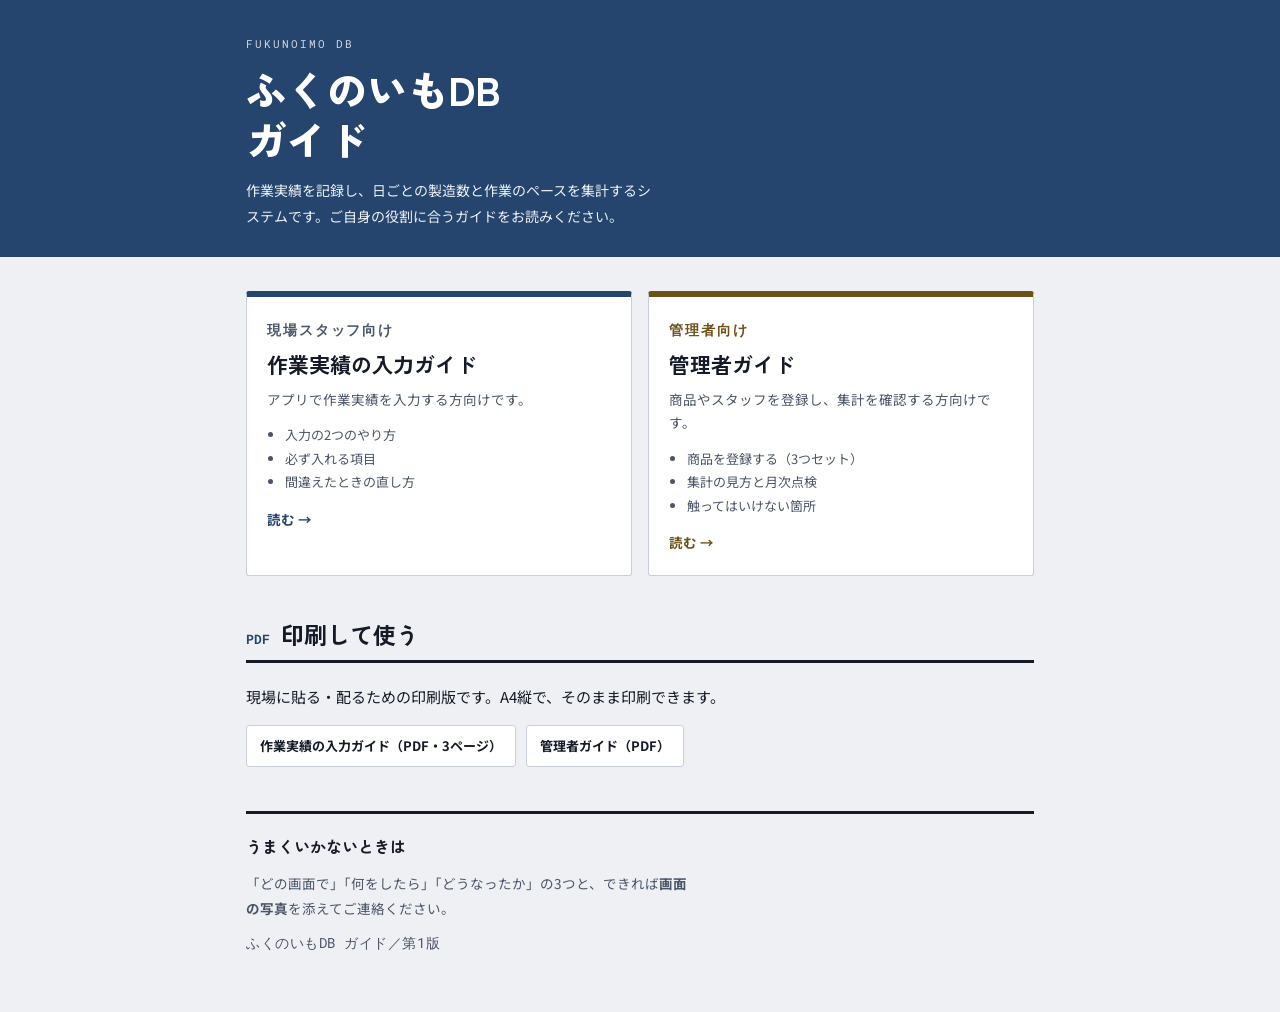
<file: index.html>
<!doctype html>
<html lang="ja">
<head>
<meta charset="utf-8">
<meta name="viewport" content="width=device-width, initial-scale=1, viewport-fit=cover">
<title>ふくのいもDB ガイド</title>
<meta name="description" content="生産管理システム「ふくのいもDB」の使い方。現場スタッフ向けと管理者向けの2種類があります。">
<link rel="preconnect" href="https://fonts.googleapis.com">
<link rel="preconnect" href="https://fonts.gstatic.com" crossorigin>
<link rel="stylesheet" href="https://fonts.googleapis.com/css2?family=Zen+Kaku+Gothic+New:wght@500;700;900&family=Noto+Sans+JP:wght@400;500;700&family=Roboto+Mono:wght@500;700&display=swap">
<link rel="stylesheet" href="assets/style.css">
<style>
.pick{display:grid;gap:16px;margin-top:8px}
@media(min-width:620px){.pick{grid-template-columns:1fr 1fr}}
.card{
  display:flex;
  flex-direction:column;
  gap:8px;
  background:var(--surface);
  border:1px solid var(--line);
  border-top:6px solid var(--indigo);
  border-radius:3px;
  padding:22px 20px 20px;
  text-decoration:none;
  color:inherit;
  min-width:0;
}
.card.for-admin{border-top-color:var(--bronze)}
.card:hover{border-color:var(--ink-3)}
.card:focus-visible{outline:2px solid var(--indigo);outline-offset:2px}
.card-tag{
  font-family:var(--font-mono);
  font-size:11px;
  font-weight:700;
  letter-spacing:.14em;
  color:var(--indigo);
  margin:0;
}
.card.for-admin .card-tag{color:var(--bronze)}
.card h2{
  font-family:var(--font-display);
  font-weight:700;
  font-size:21px;
  line-height:1.4;
  margin:0;
}
.card p{font-size:13.5px;line-height:1.75;color:var(--ink-2);margin:0}
.card ul{
  margin:4px 0 0;
  padding-left:18px;
  font-size:13px;
  line-height:1.8;
  color:var(--ink-2);
}
.card .go{
  font-size:13.5px;
  font-weight:700;
  color:var(--indigo);
  margin-top:6px;
}
.card.for-admin .go{color:var(--bronze)}
.pdfs{
  display:flex;
  flex-wrap:wrap;
  gap:10px;
  margin-top:10px;
}
.pdfs a{
  font-size:13px;
  font-weight:700;
  text-decoration:none;
  color:var(--ink);
  background:var(--surface);
  border:1px solid var(--line);
  border-radius:3px;
  padding:8px 13px;
}
.pdfs a:hover{border-color:var(--ink-3)}
.pdfs a:focus-visible{outline:2px solid var(--indigo);outline-offset:1px}
</style>
</head>
<body>

<header class="masthead">
  <div class="inner">
    <p class="eyebrow">FUKUNOIMO DB</p>
    <h1>ふくのいもDB<br>ガイド</h1>
    <p class="lede">作業実績を記録し、日ごとの製造数と作業のペースを集計するシステムです。ご自身の役割に合うガイドをお読みください。</p>
  </div>
</header>

<div class="wrap">

  <section style="margin-top:34px">
    <div class="pick">
      <a class="card" href="staff.html">
        <p class="card-tag">現場スタッフ向け</p>
        <h2>作業実績の入力ガイド</h2>
        <p>アプリで作業実績を入力する方向けです。</p>
        <ul>
          <li>入力の2つのやり方</li>
          <li>必ず入れる項目</li>
          <li>間違えたときの直し方</li>
        </ul>
        <p class="go">読む →</p>
      </a>

      <a class="card for-admin" href="admin.html">
        <p class="card-tag">管理者向け</p>
        <h2>管理者ガイド</h2>
        <p>商品やスタッフを登録し、集計を確認する方向けです。</p>
        <ul>
          <li>商品を登録する（3つセット）</li>
          <li>集計の見方と月次点検</li>
          <li>触ってはいけない箇所</li>
        </ul>
        <p class="go">読む →</p>
      </a>
    </div>
  </section>

  <section>
    <div class="sec-head">
      <span class="sec-num">PDF</span>
      <h2>印刷して使う</h2>
    </div>
    <p>現場に貼る・配るための印刷版です。A4縦で、そのまま印刷できます。</p>
    <div class="pdfs">
      <a href="pdf/staff-guide.pdf">作業実績の入力ガイド（PDF・3ページ）</a>
      <a href="pdf/admin-guide.pdf">管理者ガイド（PDF）</a>
    </div>
  </section>

  <div class="footer">
    <h2>うまくいかないときは</h2>
    <p>「どの画面で」「何をしたら」「どうなったか」の3つと、できれば<b>画面の写真</b>を添えてご連絡ください。</p>
    <p class="callsign">ふくのいもDB ガイド／第1版</p>
  </div>

</div>
</body>
</html>
</file>
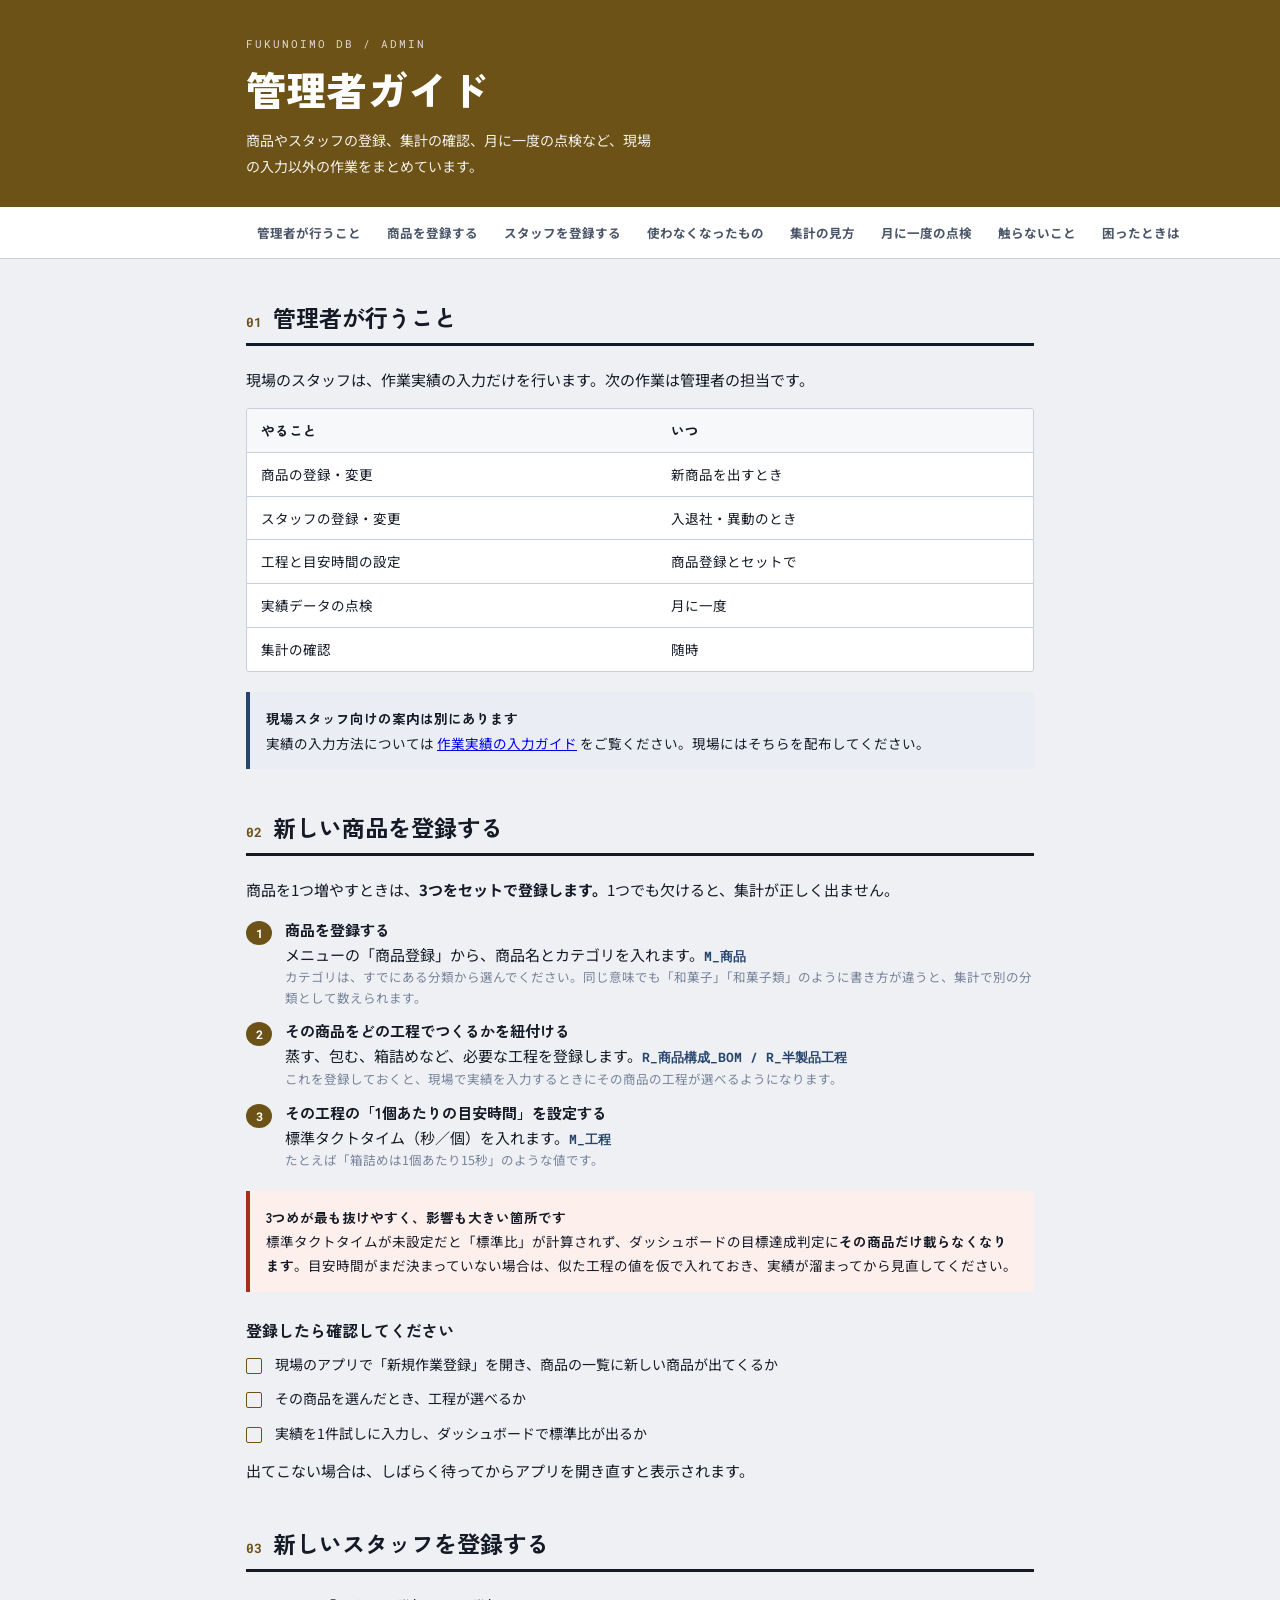
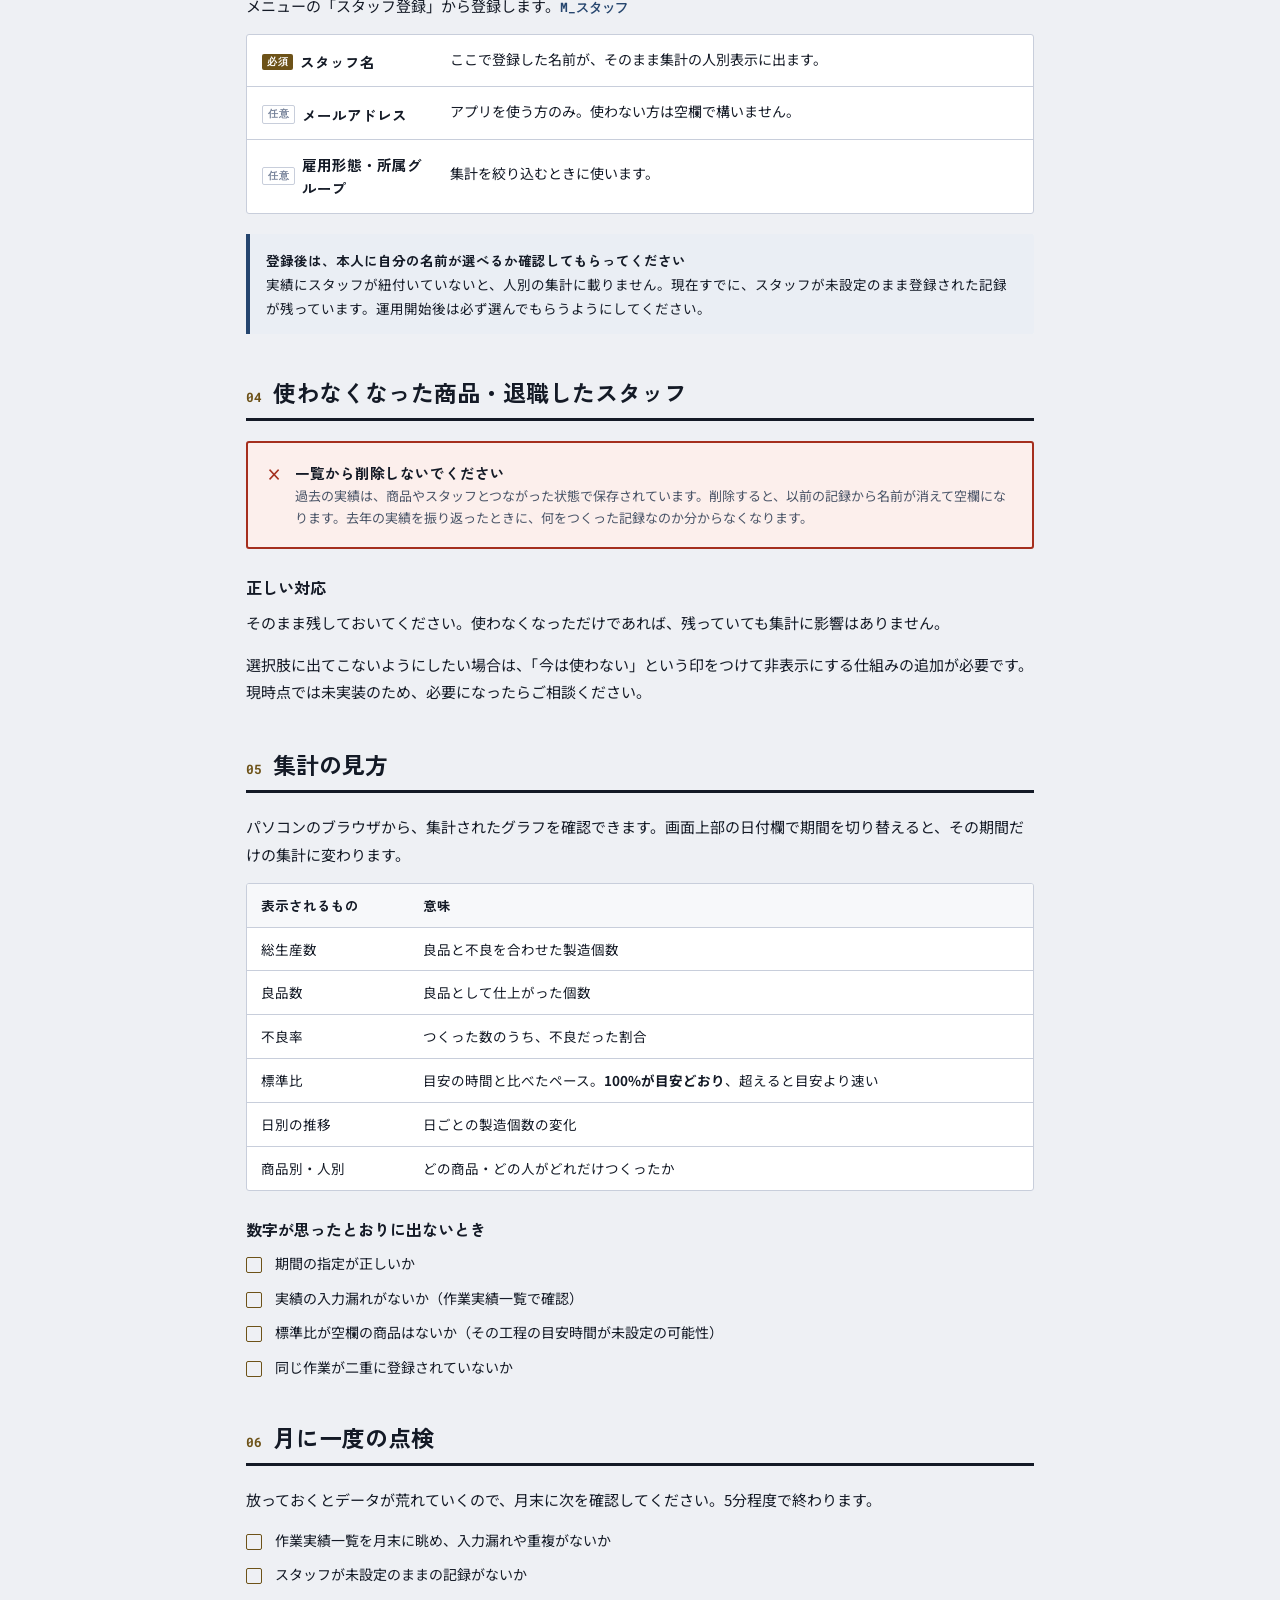
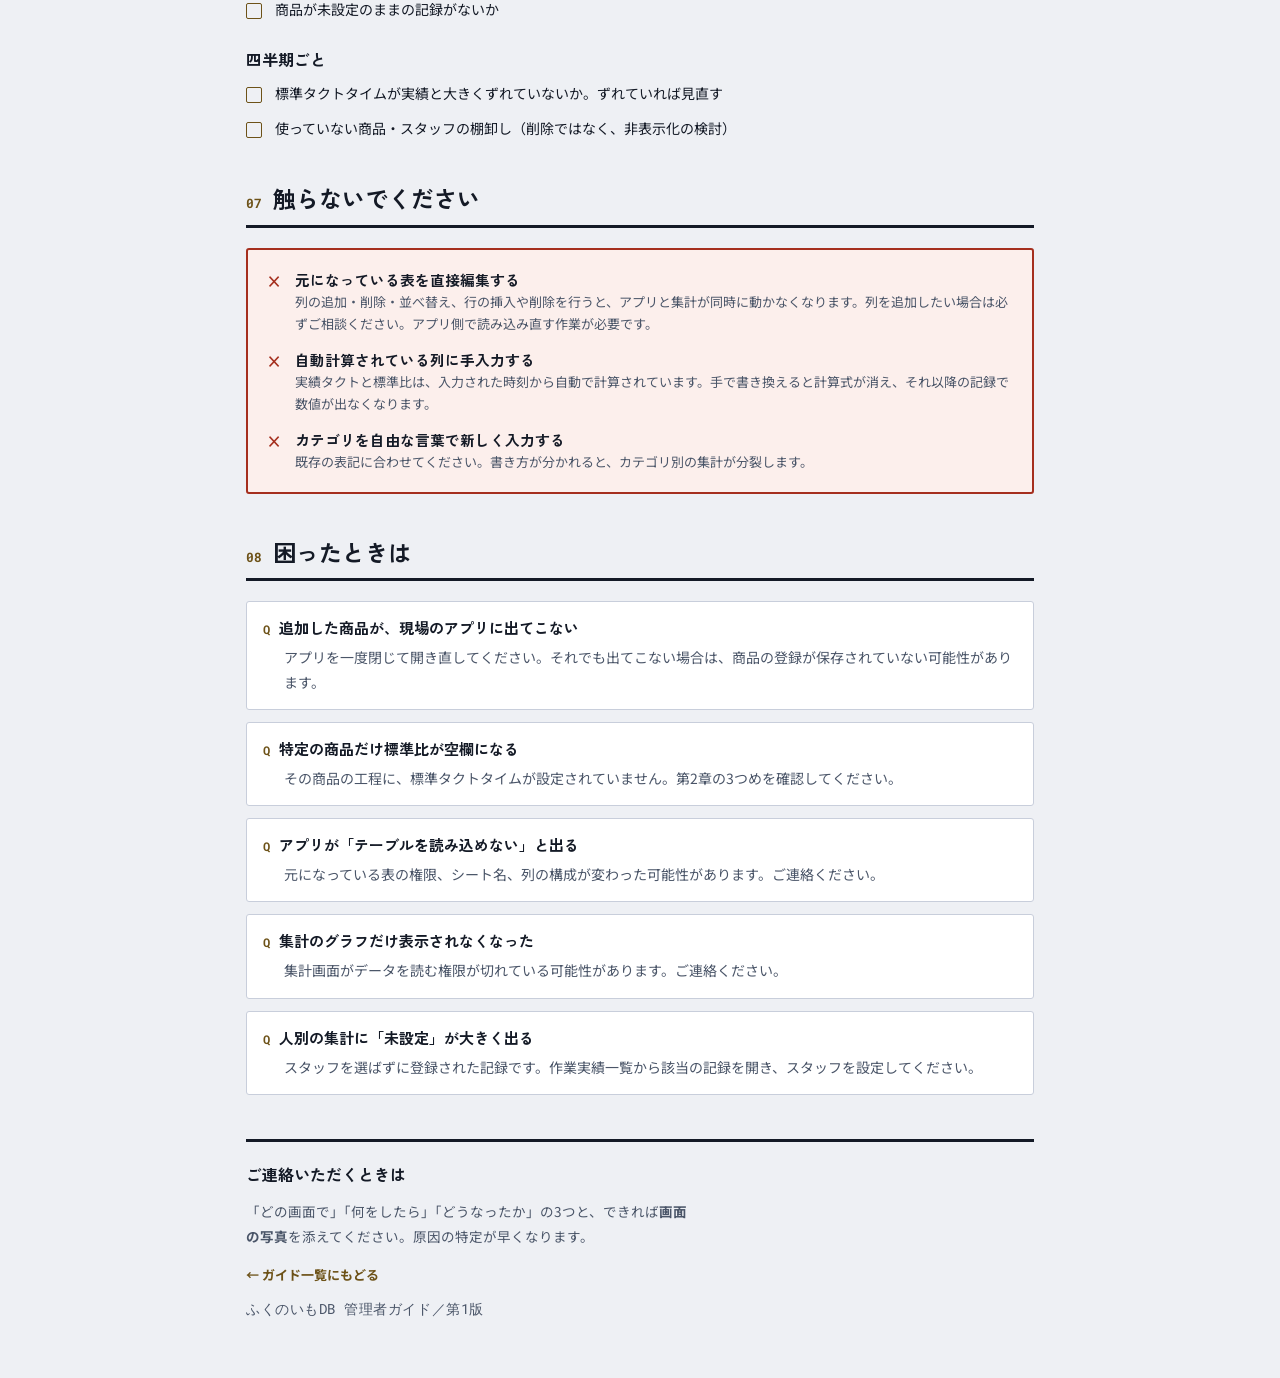
<file: admin.html>
<!doctype html>
<html lang="ja">
<head>
<meta charset="utf-8">
<meta name="viewport" content="width=device-width, initial-scale=1, viewport-fit=cover">
<title>管理者ガイド｜ふくのいもDB</title>
<meta name="description" content="商品・スタッフの登録、ダッシュボードの見方、月次点検、触ってはいけない箇所をまとめた管理者向けガイド。">
<link rel="preconnect" href="https://fonts.googleapis.com">
<link rel="preconnect" href="https://fonts.gstatic.com" crossorigin>
<link rel="stylesheet" href="https://fonts.googleapis.com/css2?family=Zen+Kaku+Gothic+New:wght@500;700;900&family=Noto+Sans+JP:wght@400;500;700&family=Roboto+Mono:wght@500;700&display=swap">
<link rel="stylesheet" href="assets/style.css">
</head>
<body class="admin">

<header class="masthead">
  <div class="inner">
    <p class="eyebrow">FUKUNOIMO DB / ADMIN</p>
    <h1>管理者ガイド</h1>
    <p class="lede">商品やスタッフの登録、集計の確認、月に一度の点検など、現場の入力以外の作業をまとめています。</p>
  </div>
</header>

<nav class="toc" aria-label="目次">
  <ul>
    <li><a href="#role">管理者が行うこと</a></li>
    <li><a href="#product">商品を登録する</a></li>
    <li><a href="#staff">スタッフを登録する</a></li>
    <li><a href="#retire">使わなくなったもの</a></li>
    <li><a href="#dashboard">集計の見方</a></li>
    <li><a href="#monthly">月に一度の点検</a></li>
    <li><a href="#dont">触らないこと</a></li>
    <li><a href="#trouble">困ったときは</a></li>
  </ul>
</nav>

<div class="wrap">

  <section id="role">
    <div class="sec-head">
      <span class="sec-num">01</span>
      <h2>管理者が行うこと</h2>
    </div>
    <p>現場のスタッフは、作業実績の入力だけを行います。次の作業は管理者の担当です。</p>

    <div class="table-scroll">
      <table>
        <thead>
          <tr><th>やること</th><th>いつ</th></tr>
        </thead>
        <tbody>
          <tr><td>商品の登録・変更</td><td>新商品を出すとき</td></tr>
          <tr><td>スタッフの登録・変更</td><td>入退社・異動のとき</td></tr>
          <tr><td>工程と目安時間の設定</td><td>商品登録とセットで</td></tr>
          <tr><td>実績データの点検</td><td>月に一度</td></tr>
          <tr><td>集計の確認</td><td>随時</td></tr>
        </tbody>
      </table>
    </div>

    <div class="note">
      <b>現場スタッフ向けの案内は別にあります</b><br>
      実績の入力方法については <a href="staff.html">作業実績の入力ガイド</a> をご覧ください。現場にはそちらを配布してください。
    </div>
  </section>

  <section id="product">
    <div class="sec-head">
      <span class="sec-num">02</span>
      <h2>新しい商品を登録する</h2>
    </div>
    <p>商品を1つ増やすときは、<b>3つをセットで登録します。</b>1つでも欠けると、集計が正しく出ません。</p>

    <ol class="steps big">
      <li>
        <span>
          <strong>商品を登録する</strong>
          メニューの「商品登録」から、商品名とカテゴリを入れます。<span class="tbl-lab">M_商品</span>
          <span class="sub">カテゴリは、すでにある分類から選んでください。同じ意味でも「和菓子」「和菓子類」のように書き方が違うと、集計で別の分類として数えられます。</span>
        </span>
      </li>
      <li>
        <span>
          <strong>その商品をどの工程でつくるかを紐付ける</strong>
          蒸す、包む、箱詰めなど、必要な工程を登録します。<span class="tbl-lab">R_商品構成_BOM / R_半製品工程</span>
          <span class="sub">これを登録しておくと、現場で実績を入力するときにその商品の工程が選べるようになります。</span>
        </span>
      </li>
      <li>
        <span>
          <strong>その工程の「1個あたりの目安時間」を設定する</strong>
          標準タクトタイム（秒／個）を入れます。<span class="tbl-lab">M_工程</span>
          <span class="sub">たとえば「箱詰めは1個あたり15秒」のような値です。</span>
        </span>
      </li>
    </ol>

    <div class="note warn">
      <b>3つめが最も抜けやすく、影響も大きい箇所です</b><br>
      標準タクトタイムが未設定だと「標準比」が計算されず、ダッシュボードの目標達成判定に<b>その商品だけ載らなくなります</b>。目安時間がまだ決まっていない場合は、似た工程の値を仮で入れておき、実績が溜まってから見直してください。
    </div>

    <h3 class="sub-head">登録したら確認してください</h3>
    <ul class="checks">
      <li>現場のアプリで「新規作業登録」を開き、商品の一覧に新しい商品が出てくるか</li>
      <li>その商品を選んだとき、工程が選べるか</li>
      <li>実績を1件試しに入力し、ダッシュボードで標準比が出るか</li>
    </ul>
    <p style="margin-top:12px">出てこない場合は、しばらく待ってからアプリを開き直すと表示されます。</p>
  </section>

  <section id="staff">
    <div class="sec-head">
      <span class="sec-num">03</span>
      <h2>新しいスタッフを登録する</h2>
    </div>
    <p>メニューの「スタッフ登録」から登録します。<span class="tbl-lab">M_スタッフ</span></p>

    <div class="fields">
      <div class="field">
        <div class="f-name"><span class="req">必須</span>スタッフ名</div>
        <div class="f-do">ここで登録した名前が、そのまま集計の人別表示に出ます。</div>
      </div>
      <div class="field">
        <div class="f-name"><span class="req opt">任意</span>メールアドレス</div>
        <div class="f-do">アプリを使う方のみ。使わない方は空欄で構いません。</div>
      </div>
      <div class="field">
        <div class="f-name"><span class="req opt">任意</span>雇用形態・所属グループ</div>
        <div class="f-do">集計を絞り込むときに使います。</div>
      </div>
    </div>

    <div class="note">
      <b>登録後は、本人に自分の名前が選べるか確認してもらってください</b><br>
      実績にスタッフが紐付いていないと、人別の集計に載りません。現在すでに、スタッフが未設定のまま登録された記録が残っています。運用開始後は必ず選んでもらうようにしてください。
    </div>
  </section>

  <section id="retire">
    <div class="sec-head">
      <span class="sec-num">04</span>
      <h2>使わなくなった商品・退職したスタッフ</h2>
    </div>

    <div class="dont">
      <ul>
        <li>
          <div>
            <b>一覧から削除しないでください</b>
            <span>過去の実績は、商品やスタッフとつながった状態で保存されています。削除すると、以前の記録から名前が消えて空欄になります。去年の実績を振り返ったときに、何をつくった記録なのか分からなくなります。</span>
          </div>
        </li>
      </ul>
    </div>

    <h3 class="sub-head">正しい対応</h3>
    <p>そのまま残しておいてください。使わなくなっただけであれば、残っていても集計に影響はありません。</p>
    <p>選択肢に出てこないようにしたい場合は、「今は使わない」という印をつけて非表示にする仕組みの追加が必要です。現時点では未実装のため、必要になったらご相談ください。</p>
  </section>

  <section id="dashboard">
    <div class="sec-head">
      <span class="sec-num">05</span>
      <h2>集計の見方</h2>
    </div>
    <p>パソコンのブラウザから、集計されたグラフを確認できます。画面上部の日付欄で期間を切り替えると、その期間だけの集計に変わります。</p>

    <div class="table-scroll">
      <table>
        <thead>
          <tr><th>表示されるもの</th><th>意味</th></tr>
        </thead>
        <tbody>
          <tr><td>総生産数</td><td>良品と不良を合わせた製造個数</td></tr>
          <tr><td>良品数</td><td>良品として仕上がった個数</td></tr>
          <tr><td>不良率</td><td>つくった数のうち、不良だった割合</td></tr>
          <tr><td>標準比</td><td>目安の時間と比べたペース。<b>100%が目安どおり</b>、超えると目安より速い</td></tr>
          <tr><td>日別の推移</td><td>日ごとの製造個数の変化</td></tr>
          <tr><td>商品別・人別</td><td>どの商品・どの人がどれだけつくったか</td></tr>
        </tbody>
      </table>
    </div>

    <h3 class="sub-head">数字が思ったとおりに出ないとき</h3>
    <ul class="checks">
      <li>期間の指定が正しいか</li>
      <li>実績の入力漏れがないか（作業実績一覧で確認）</li>
      <li>標準比が空欄の商品はないか（その工程の目安時間が未設定の可能性）</li>
      <li>同じ作業が二重に登録されていないか</li>
    </ul>
  </section>

  <section id="monthly">
    <div class="sec-head">
      <span class="sec-num">06</span>
      <h2>月に一度の点検</h2>
    </div>
    <p>放っておくとデータが荒れていくので、月末に次を確認してください。5分程度で終わります。</p>

    <ul class="checks">
      <li>作業実績一覧を月末に眺め、入力漏れや重複がないか</li>
      <li>スタッフが未設定のままの記録がないか</li>
      <li>商品が未設定のままの記録がないか</li>
    </ul>

    <h3 class="sub-head">四半期ごと</h3>
    <ul class="checks">
      <li>標準タクトタイムが実績と大きくずれていないか。ずれていれば見直す</li>
      <li>使っていない商品・スタッフの棚卸し（削除ではなく、非表示化の検討）</li>
    </ul>
  </section>

  <section id="dont">
    <div class="sec-head">
      <span class="sec-num">07</span>
      <h2>触らないでください</h2>
    </div>

    <div class="dont">
      <ul>
        <li>
          <div>
            <b>元になっている表を直接編集する</b>
            <span>列の追加・削除・並べ替え、行の挿入や削除を行うと、アプリと集計が同時に動かなくなります。列を追加したい場合は必ずご相談ください。アプリ側で読み込み直す作業が必要です。</span>
          </div>
        </li>
        <li>
          <div>
            <b>自動計算されている列に手入力する</b>
            <span>実績タクトと標準比は、入力された時刻から自動で計算されています。手で書き換えると計算式が消え、それ以降の記録で数値が出なくなります。</span>
          </div>
        </li>
        <li>
          <div>
            <b>カテゴリを自由な言葉で新しく入力する</b>
            <span>既存の表記に合わせてください。書き方が分かれると、カテゴリ別の集計が分裂します。</span>
          </div>
        </li>
      </ul>
    </div>
  </section>

  <section id="trouble">
    <div class="sec-head">
      <span class="sec-num">08</span>
      <h2>困ったときは</h2>
    </div>

    <ul class="cases">
      <li>
        <p class="case-q">追加した商品が、現場のアプリに出てこない</p>
        <p class="case-a">アプリを一度閉じて開き直してください。それでも出てこない場合は、商品の登録が保存されていない可能性があります。</p>
      </li>
      <li>
        <p class="case-q">特定の商品だけ標準比が空欄になる</p>
        <p class="case-a">その商品の工程に、標準タクトタイムが設定されていません。第2章の3つめを確認してください。</p>
      </li>
      <li>
        <p class="case-q">アプリが「テーブルを読み込めない」と出る</p>
        <p class="case-a">元になっている表の権限、シート名、列の構成が変わった可能性があります。ご連絡ください。</p>
      </li>
      <li>
        <p class="case-q">集計のグラフだけ表示されなくなった</p>
        <p class="case-a">集計画面がデータを読む権限が切れている可能性があります。ご連絡ください。</p>
      </li>
      <li>
        <p class="case-q">人別の集計に「未設定」が大きく出る</p>
        <p class="case-a">スタッフを選ばずに登録された記録です。作業実績一覧から該当の記録を開き、スタッフを設定してください。</p>
      </li>
    </ul>
  </section>

  <div class="footer">
    <h2>ご連絡いただくときは</h2>
    <p>「どの画面で」「何をしたら」「どうなったか」の3つと、できれば<b>画面の写真</b>を添えてください。原因の特定が早くなります。</p>
    <a class="backlink" href="index.html">← ガイド一覧にもどる</a>
    <p class="callsign">ふくのいもDB 管理者ガイド／第1版</p>
  </div>

</div>
</body>
</html>
</file>
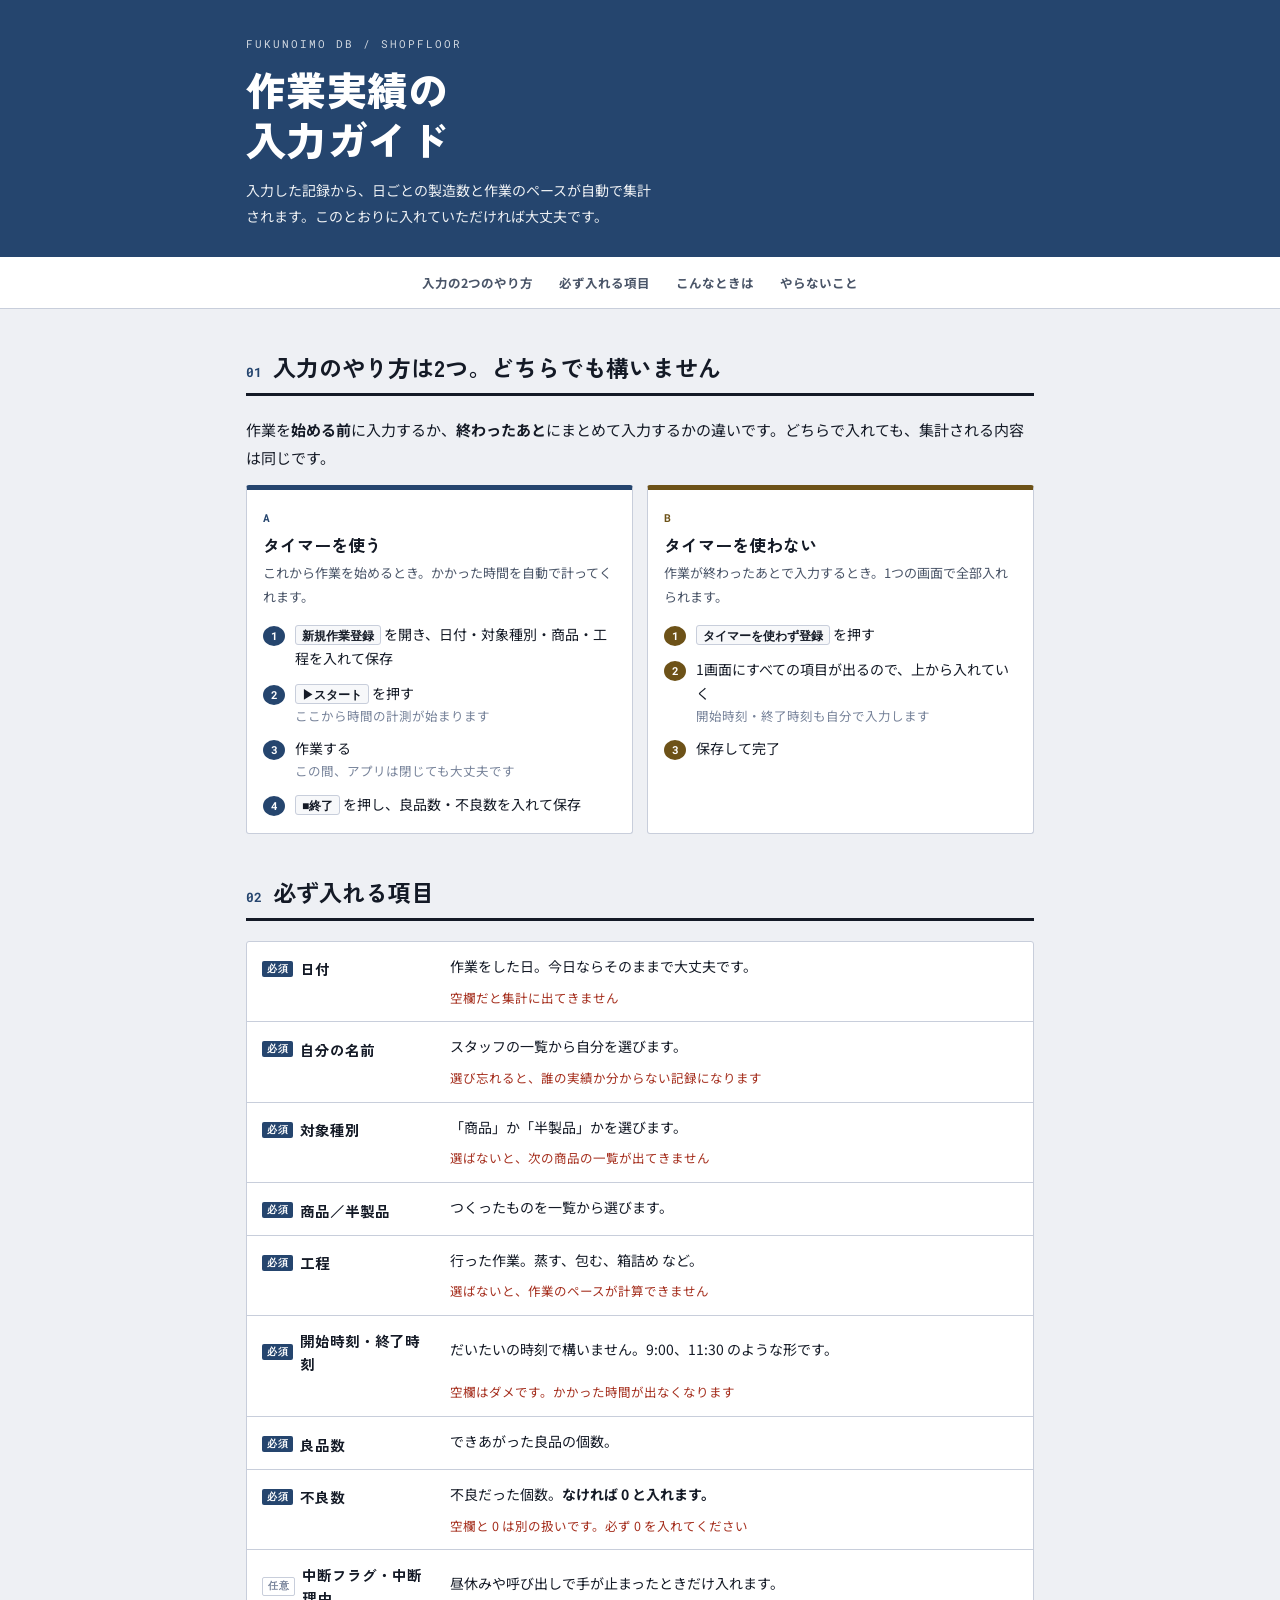
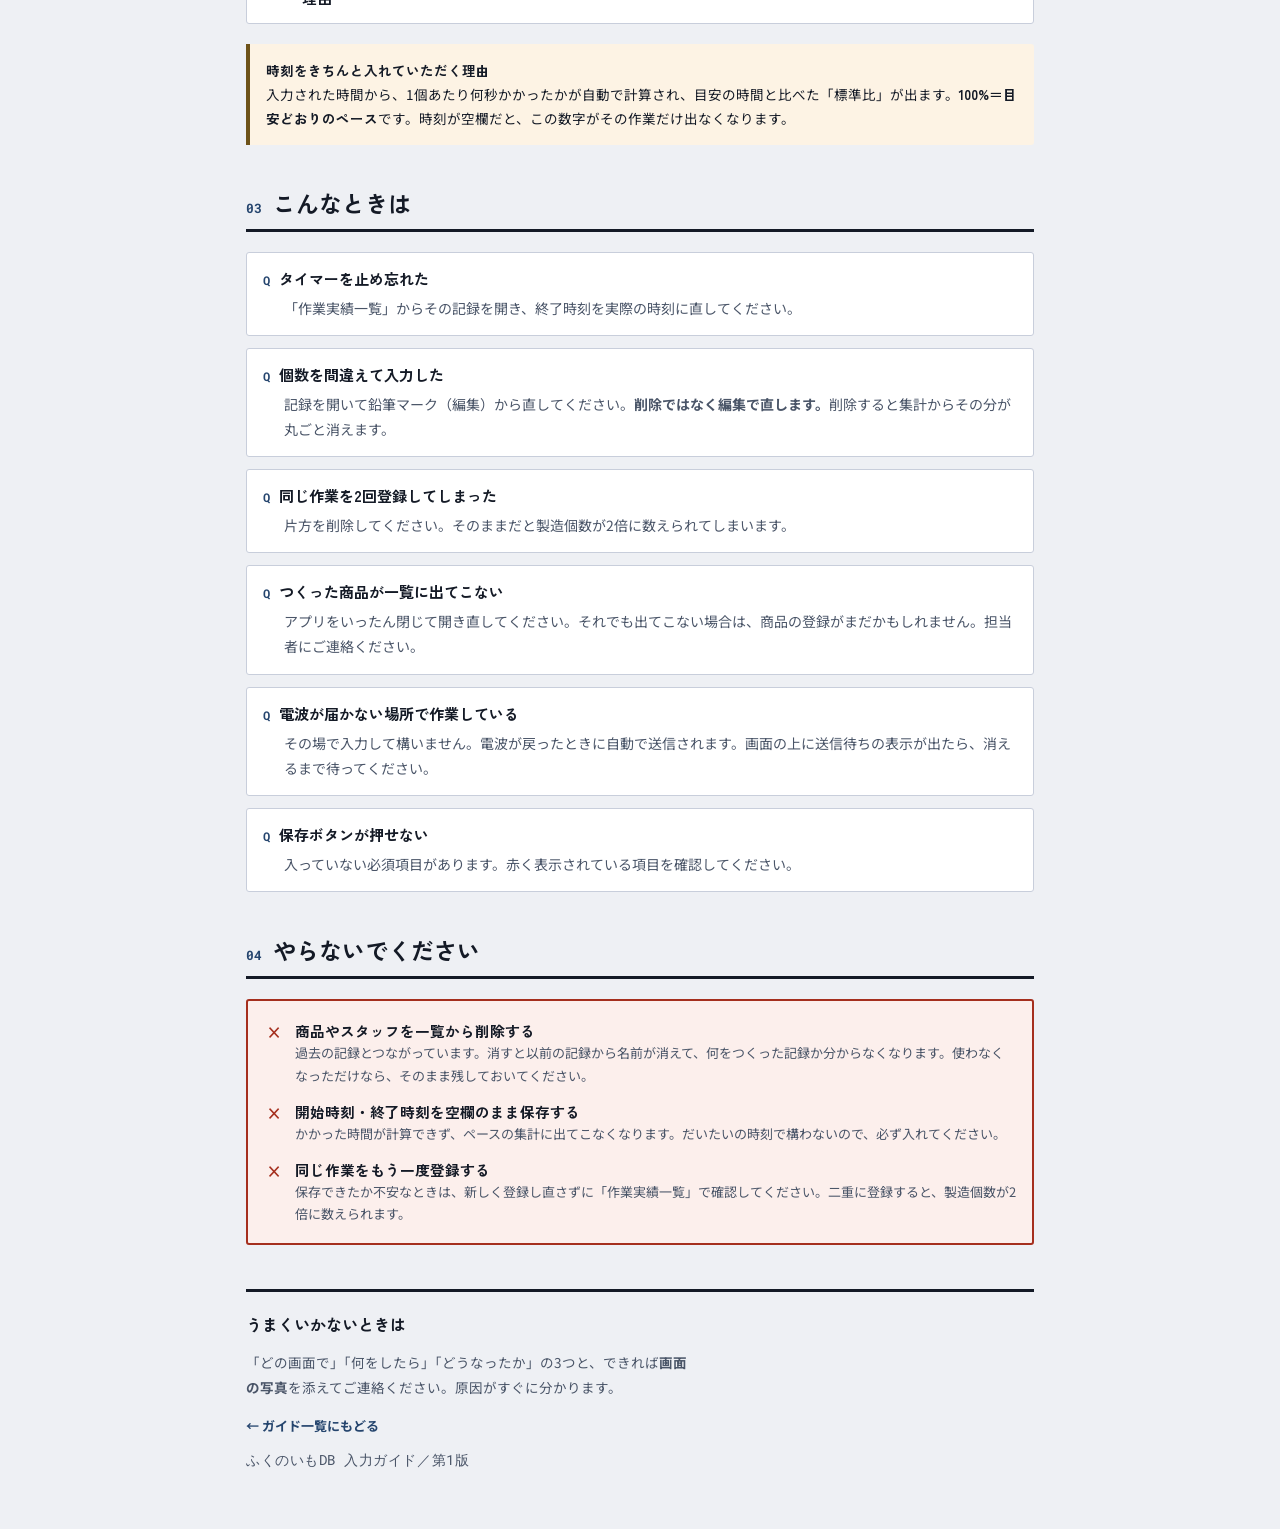
<file: staff.html>
<!doctype html>
<html lang="ja">
<head>
<meta charset="utf-8">
<meta name="viewport" content="width=device-width, initial-scale=1, viewport-fit=cover">
<title>作業実績の入力ガイド｜ふくのいもDB</title>
<meta name="description" content="現場で作業実績を入力する方向けのガイド。入力のやり方、必ず入れる項目、困ったときの対処をまとめています。">
<link rel="preconnect" href="https://fonts.googleapis.com">
<link rel="preconnect" href="https://fonts.gstatic.com" crossorigin>
<link rel="stylesheet" href="https://fonts.googleapis.com/css2?family=Zen+Kaku+Gothic+New:wght@500;700;900&family=Noto+Sans+JP:wght@400;500;700&family=Roboto+Mono:wght@500;700&display=swap">
<link rel="stylesheet" href="assets/style.css">
</head>
<body>

<header class="masthead">
  <div class="inner">
    <p class="eyebrow">FUKUNOIMO DB / SHOPFLOOR</p>
    <h1>作業実績の<br>入力ガイド</h1>
    <p class="lede">入力した記録から、日ごとの製造数と作業のペースが自動で集計されます。このとおりに入れていただければ大丈夫です。</p>
  </div>
</header>

<nav class="toc" aria-label="目次">
  <ul>
    <li><a href="#route">入力の2つのやり方</a></li>
    <li><a href="#fields">必ず入れる項目</a></li>
    <li><a href="#cases">こんなときは</a></li>
    <li><a href="#dont">やらないこと</a></li>
  </ul>
</nav>

<div class="wrap">

  <section id="route">
    <div class="sec-head">
      <span class="sec-num">01</span>
      <h2>入力のやり方は2つ。どちらでも構いません</h2>
    </div>
    <p>作業を<b>始める前</b>に入力するか、<b>終わったあと</b>にまとめて入力するかの違いです。どちらで入れても、集計される内容は同じです。</p>

    <div class="routes">
      <div class="route">
        <p class="route-tag">A</p>
        <h3>タイマーを使う</h3>
        <p class="when">これから作業を始めるとき。かかった時間を自動で計ってくれます。</p>
        <ol class="steps">
          <li><span><span class="btn-lab">新規作業登録</span> を開き、日付・対象種別・商品・工程を入れて保存</span></li>
          <li><span><span class="btn-lab">▶スタート</span> を押す<span class="sub">ここから時間の計測が始まります</span></span></li>
          <li><span>作業する<span class="sub">この間、アプリは閉じても大丈夫です</span></span></li>
          <li><span><span class="btn-lab">■終了</span> を押し、良品数・不良数を入れて保存</span></li>
        </ol>
      </div>

      <div class="route alt">
        <p class="route-tag">B</p>
        <h3>タイマーを使わない</h3>
        <p class="when">作業が終わったあとで入力するとき。1つの画面で全部入れられます。</p>
        <ol class="steps">
          <li><span><span class="btn-lab">タイマーを使わず登録</span> を押す</span></li>
          <li><span>1画面にすべての項目が出るので、上から入れていく<span class="sub">開始時刻・終了時刻も自分で入力します</span></span></li>
          <li><span>保存して完了</span></li>
        </ol>
      </div>
    </div>
  </section>

  <section id="fields">
    <div class="sec-head">
      <span class="sec-num">02</span>
      <h2>必ず入れる項目</h2>
    </div>

    <div class="fields">
      <div class="field">
        <div class="f-name"><span class="req">必須</span>日付</div>
        <div class="f-do">作業をした日。今日ならそのままで大丈夫です。</div>
        <div class="f-risk">空欄だと集計に出てきません</div>
      </div>
      <div class="field">
        <div class="f-name"><span class="req">必須</span>自分の名前</div>
        <div class="f-do">スタッフの一覧から自分を選びます。</div>
        <div class="f-risk">選び忘れると、誰の実績か分からない記録になります</div>
      </div>
      <div class="field">
        <div class="f-name"><span class="req">必須</span>対象種別</div>
        <div class="f-do">「商品」か「半製品」かを選びます。</div>
        <div class="f-risk">選ばないと、次の商品の一覧が出てきません</div>
      </div>
      <div class="field">
        <div class="f-name"><span class="req">必須</span>商品／半製品</div>
        <div class="f-do">つくったものを一覧から選びます。</div>
      </div>
      <div class="field">
        <div class="f-name"><span class="req">必須</span>工程</div>
        <div class="f-do">行った作業。蒸す、包む、箱詰め など。</div>
        <div class="f-risk">選ばないと、作業のペースが計算できません</div>
      </div>
      <div class="field">
        <div class="f-name"><span class="req">必須</span>開始時刻・終了時刻</div>
        <div class="f-do">だいたいの時刻で構いません。9:00、11:30 のような形です。</div>
        <div class="f-risk">空欄はダメです。かかった時間が出なくなります</div>
      </div>
      <div class="field">
        <div class="f-name"><span class="req">必須</span>良品数</div>
        <div class="f-do">できあがった良品の個数。</div>
      </div>
      <div class="field">
        <div class="f-name"><span class="req">必須</span>不良数</div>
        <div class="f-do">不良だった個数。<b>なければ 0 と入れます。</b></div>
        <div class="f-risk">空欄と 0 は別の扱いです。必ず 0 を入れてください</div>
      </div>
      <div class="field">
        <div class="f-name"><span class="req opt">任意</span>中断フラグ・中断理由</div>
        <div class="f-do">昼休みや呼び出しで手が止まったときだけ入れます。</div>
      </div>
    </div>

    <div class="note">
      <b>時刻をきちんと入れていただく理由</b><br>
      入力された時間から、1個あたり何秒かかったかが自動で計算され、目安の時間と比べた「標準比」が出ます。<b>100%＝目安どおりのペース</b>です。時刻が空欄だと、この数字がその作業だけ出なくなります。
    </div>
  </section>

  <section id="cases">
    <div class="sec-head">
      <span class="sec-num">03</span>
      <h2>こんなときは</h2>
    </div>

    <ul class="cases">
      <li>
        <p class="case-q">タイマーを止め忘れた</p>
        <p class="case-a">「作業実績一覧」からその記録を開き、終了時刻を実際の時刻に直してください。</p>
      </li>
      <li>
        <p class="case-q">個数を間違えて入力した</p>
        <p class="case-a">記録を開いて鉛筆マーク（編集）から直してください。<b>削除ではなく編集で直します。</b>削除すると集計からその分が丸ごと消えます。</p>
      </li>
      <li>
        <p class="case-q">同じ作業を2回登録してしまった</p>
        <p class="case-a">片方を削除してください。そのままだと製造個数が2倍に数えられてしまいます。</p>
      </li>
      <li>
        <p class="case-q">つくった商品が一覧に出てこない</p>
        <p class="case-a">アプリをいったん閉じて開き直してください。それでも出てこない場合は、商品の登録がまだかもしれません。担当者にご連絡ください。</p>
      </li>
      <li>
        <p class="case-q">電波が届かない場所で作業している</p>
        <p class="case-a">その場で入力して構いません。電波が戻ったときに自動で送信されます。画面の上に送信待ちの表示が出たら、消えるまで待ってください。</p>
      </li>
      <li>
        <p class="case-q">保存ボタンが押せない</p>
        <p class="case-a">入っていない必須項目があります。赤く表示されている項目を確認してください。</p>
      </li>
    </ul>
  </section>

  <section id="dont">
    <div class="sec-head">
      <span class="sec-num">04</span>
      <h2>やらないでください</h2>
    </div>

    <div class="dont">
      <ul>
        <li>
          <div>
            <b>商品やスタッフを一覧から削除する</b>
            <span>過去の記録とつながっています。消すと以前の記録から名前が消えて、何をつくった記録か分からなくなります。使わなくなっただけなら、そのまま残しておいてください。</span>
          </div>
        </li>
        <li>
          <div>
            <b>開始時刻・終了時刻を空欄のまま保存する</b>
            <span>かかった時間が計算できず、ペースの集計に出てこなくなります。だいたいの時刻で構わないので、必ず入れてください。</span>
          </div>
        </li>
        <li>
          <div>
            <b>同じ作業をもう一度登録する</b>
            <span>保存できたか不安なときは、新しく登録し直さずに「作業実績一覧」で確認してください。二重に登録すると、製造個数が2倍に数えられます。</span>
          </div>
        </li>
      </ul>
    </div>
  </section>

  <div class="footer">
    <h2>うまくいかないときは</h2>
    <p>「どの画面で」「何をしたら」「どうなったか」の3つと、できれば<b>画面の写真</b>を添えてご連絡ください。原因がすぐに分かります。</p>
    <a class="backlink" href="index.html">← ガイド一覧にもどる</a>
    <p class="callsign">ふくのいもDB 入力ガイド／第1版</p>
  </div>

</div>
</body>
</html>
</file>
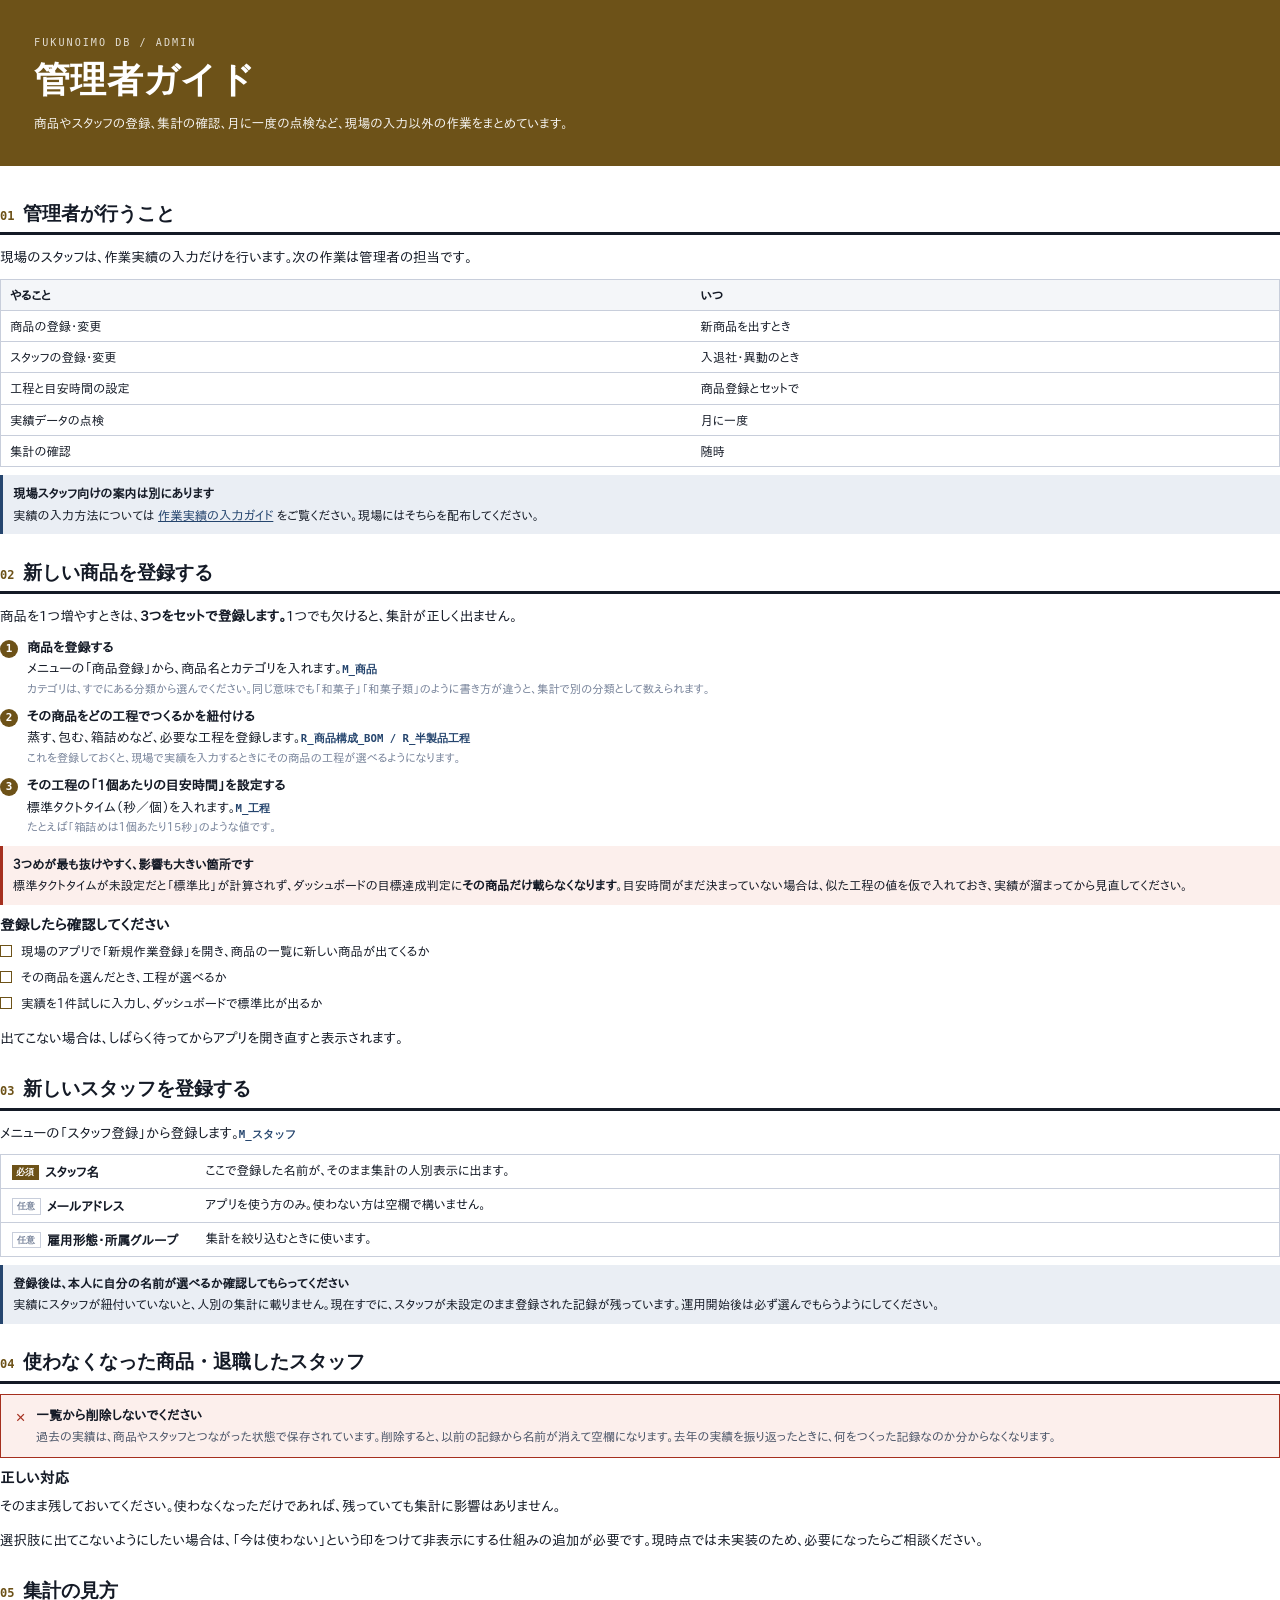
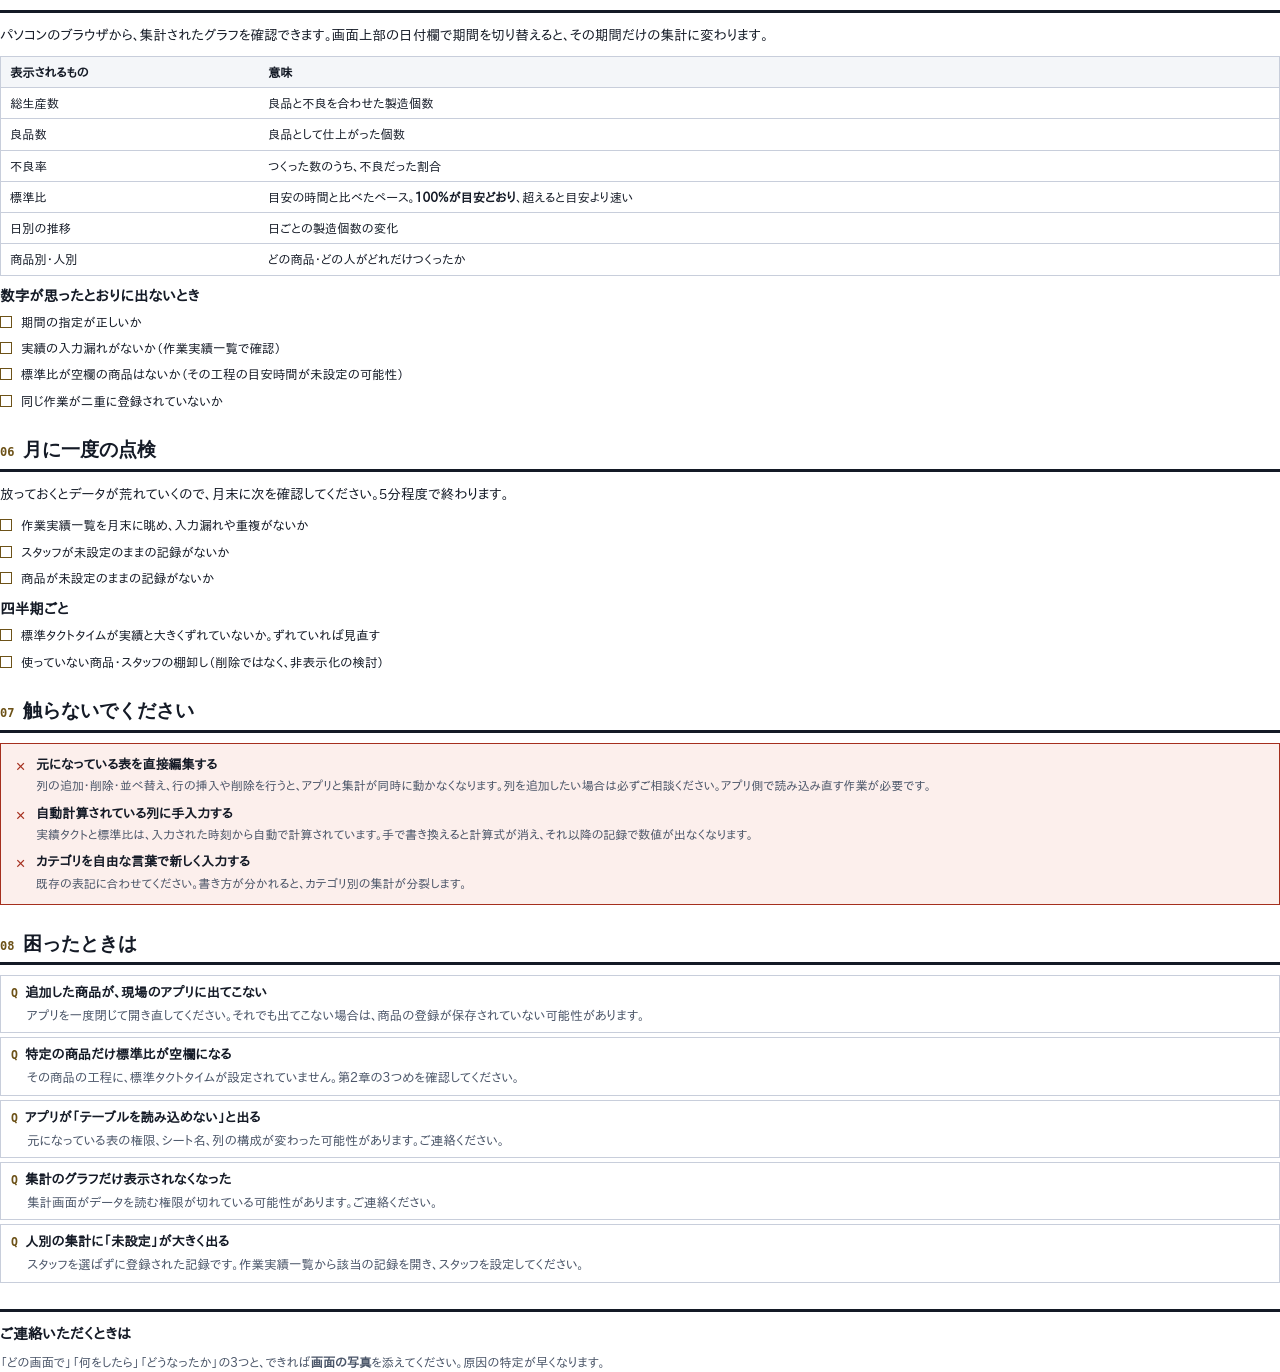
<file: print/admin-print.html>
<!doctype html>
<html lang="ja">
<head>
<meta charset="utf-8">
<title>管理者ガイド</title>
<link rel="stylesheet" href="print.css">
</head>
<body class="admin">


<header class="masthead">
  
    <p class="eyebrow">FUKUNOIMO DB / ADMIN</p>
    <h1>管理者ガイド</h1>
    <p class="lede">商品やスタッフの登録、集計の確認、月に一度の点検など、現場の入力以外の作業をまとめています。</p>
</header>





  <section id="role">
    <div class="sec-head">
      <span class="sec-num">01</span>
      <h2>管理者が行うこと</h2>
    </div>
    <p>現場のスタッフは、作業実績の入力だけを行います。次の作業は管理者の担当です。</p>

    <div class="table-scroll">
      <table>
        <thead>
          <tr><th>やること</th><th>いつ</th></tr>
        </thead>
        <tbody>
          <tr><td>商品の登録・変更</td><td>新商品を出すとき</td></tr>
          <tr><td>スタッフの登録・変更</td><td>入退社・異動のとき</td></tr>
          <tr><td>工程と目安時間の設定</td><td>商品登録とセットで</td></tr>
          <tr><td>実績データの点検</td><td>月に一度</td></tr>
          <tr><td>集計の確認</td><td>随時</td></tr>
        </tbody>
      </table>
    </div>

    <div class="note">
      <b>現場スタッフ向けの案内は別にあります</b><br>
      実績の入力方法については <a href="staff.html">作業実績の入力ガイド</a> をご覧ください。現場にはそちらを配布してください。
    </div>
  </section>

  <section id="product">
    <div class="sec-head">
      <span class="sec-num">02</span>
      <h2>新しい商品を登録する</h2>
    </div>
    <p>商品を1つ増やすときは、<b>3つをセットで登録します。</b>1つでも欠けると、集計が正しく出ません。</p>

    <ol class="steps big">
      <li>
        <span>
          <strong>商品を登録する</strong>
          メニューの「商品登録」から、商品名とカテゴリを入れます。<span class="tbl-lab">M_商品</span>
          <span class="sub">カテゴリは、すでにある分類から選んでください。同じ意味でも「和菓子」「和菓子類」のように書き方が違うと、集計で別の分類として数えられます。</span>
        </span>
      </li>
      <li>
        <span>
          <strong>その商品をどの工程でつくるかを紐付ける</strong>
          蒸す、包む、箱詰めなど、必要な工程を登録します。<span class="tbl-lab">R_商品構成_BOM / R_半製品工程</span>
          <span class="sub">これを登録しておくと、現場で実績を入力するときにその商品の工程が選べるようになります。</span>
        </span>
      </li>
      <li>
        <span>
          <strong>その工程の「1個あたりの目安時間」を設定する</strong>
          標準タクトタイム（秒／個）を入れます。<span class="tbl-lab">M_工程</span>
          <span class="sub">たとえば「箱詰めは1個あたり15秒」のような値です。</span>
        </span>
      </li>
    </ol>

    <div class="note warn">
      <b>3つめが最も抜けやすく、影響も大きい箇所です</b><br>
      標準タクトタイムが未設定だと「標準比」が計算されず、ダッシュボードの目標達成判定に<b>その商品だけ載らなくなります</b>。目安時間がまだ決まっていない場合は、似た工程の値を仮で入れておき、実績が溜まってから見直してください。
    </div>

    <h3 class="sub-head">登録したら確認してください</h3>
    <ul class="checks">
      <li>現場のアプリで「新規作業登録」を開き、商品の一覧に新しい商品が出てくるか</li>
      <li>その商品を選んだとき、工程が選べるか</li>
      <li>実績を1件試しに入力し、ダッシュボードで標準比が出るか</li>
    </ul>
    <p style="margin-top:12px">出てこない場合は、しばらく待ってからアプリを開き直すと表示されます。</p>
  </section>

  <section id="staff">
    <div class="sec-head">
      <span class="sec-num">03</span>
      <h2>新しいスタッフを登録する</h2>
    </div>
    <p>メニューの「スタッフ登録」から登録します。<span class="tbl-lab">M_スタッフ</span></p>

    <div class="fields">
      <div class="field">
        <div class="f-name"><span class="req">必須</span>スタッフ名</div>
        <div class="f-do">ここで登録した名前が、そのまま集計の人別表示に出ます。</div>
      </div>
      <div class="field">
        <div class="f-name"><span class="req opt">任意</span>メールアドレス</div>
        <div class="f-do">アプリを使う方のみ。使わない方は空欄で構いません。</div>
      </div>
      <div class="field">
        <div class="f-name"><span class="req opt">任意</span>雇用形態・所属グループ</div>
        <div class="f-do">集計を絞り込むときに使います。</div>
      </div>
    </div>

    <div class="note">
      <b>登録後は、本人に自分の名前が選べるか確認してもらってください</b><br>
      実績にスタッフが紐付いていないと、人別の集計に載りません。現在すでに、スタッフが未設定のまま登録された記録が残っています。運用開始後は必ず選んでもらうようにしてください。
    </div>
  </section>

  <section id="retire">
    <div class="sec-head">
      <span class="sec-num">04</span>
      <h2>使わなくなった商品・退職したスタッフ</h2>
    </div>

    <div class="dont">
      <ul>
        <li>
          <div>
            <b>一覧から削除しないでください</b>
            <span>過去の実績は、商品やスタッフとつながった状態で保存されています。削除すると、以前の記録から名前が消えて空欄になります。去年の実績を振り返ったときに、何をつくった記録なのか分からなくなります。</span>
          </div>
        </li>
      </ul>
    </div>

    <h3 class="sub-head">正しい対応</h3>
    <p>そのまま残しておいてください。使わなくなっただけであれば、残っていても集計に影響はありません。</p>
    <p>選択肢に出てこないようにしたい場合は、「今は使わない」という印をつけて非表示にする仕組みの追加が必要です。現時点では未実装のため、必要になったらご相談ください。</p>
  </section>

  <section id="dashboard">
    <div class="sec-head">
      <span class="sec-num">05</span>
      <h2>集計の見方</h2>
    </div>
    <p>パソコンのブラウザから、集計されたグラフを確認できます。画面上部の日付欄で期間を切り替えると、その期間だけの集計に変わります。</p>

    <div class="table-scroll">
      <table>
        <thead>
          <tr><th>表示されるもの</th><th>意味</th></tr>
        </thead>
        <tbody>
          <tr><td>総生産数</td><td>良品と不良を合わせた製造個数</td></tr>
          <tr><td>良品数</td><td>良品として仕上がった個数</td></tr>
          <tr><td>不良率</td><td>つくった数のうち、不良だった割合</td></tr>
          <tr><td>標準比</td><td>目安の時間と比べたペース。<b>100%が目安どおり</b>、超えると目安より速い</td></tr>
          <tr><td>日別の推移</td><td>日ごとの製造個数の変化</td></tr>
          <tr><td>商品別・人別</td><td>どの商品・どの人がどれだけつくったか</td></tr>
        </tbody>
      </table>
    </div>

    <h3 class="sub-head">数字が思ったとおりに出ないとき</h3>
    <ul class="checks">
      <li>期間の指定が正しいか</li>
      <li>実績の入力漏れがないか（作業実績一覧で確認）</li>
      <li>標準比が空欄の商品はないか（その工程の目安時間が未設定の可能性）</li>
      <li>同じ作業が二重に登録されていないか</li>
    </ul>
  </section>

  <section id="monthly">
    <div class="sec-head">
      <span class="sec-num">06</span>
      <h2>月に一度の点検</h2>
    </div>
    <p>放っておくとデータが荒れていくので、月末に次を確認してください。5分程度で終わります。</p>

    <ul class="checks">
      <li>作業実績一覧を月末に眺め、入力漏れや重複がないか</li>
      <li>スタッフが未設定のままの記録がないか</li>
      <li>商品が未設定のままの記録がないか</li>
    </ul>

    <h3 class="sub-head">四半期ごと</h3>
    <ul class="checks">
      <li>標準タクトタイムが実績と大きくずれていないか。ずれていれば見直す</li>
      <li>使っていない商品・スタッフの棚卸し（削除ではなく、非表示化の検討）</li>
    </ul>
  </section>

  <section id="dont">
    <div class="sec-head">
      <span class="sec-num">07</span>
      <h2>触らないでください</h2>
    </div>

    <div class="dont">
      <ul>
        <li>
          <div>
            <b>元になっている表を直接編集する</b>
            <span>列の追加・削除・並べ替え、行の挿入や削除を行うと、アプリと集計が同時に動かなくなります。列を追加したい場合は必ずご相談ください。アプリ側で読み込み直す作業が必要です。</span>
          </div>
        </li>
        <li>
          <div>
            <b>自動計算されている列に手入力する</b>
            <span>実績タクトと標準比は、入力された時刻から自動で計算されています。手で書き換えると計算式が消え、それ以降の記録で数値が出なくなります。</span>
          </div>
        </li>
        <li>
          <div>
            <b>カテゴリを自由な言葉で新しく入力する</b>
            <span>既存の表記に合わせてください。書き方が分かれると、カテゴリ別の集計が分裂します。</span>
          </div>
        </li>
      </ul>
    </div>
  </section>

  <section id="trouble">
    <div class="sec-head">
      <span class="sec-num">08</span>
      <h2>困ったときは</h2>
    </div>

    <ul class="cases">
      <li>
        <p class="case-q">追加した商品が、現場のアプリに出てこない</p>
        <p class="case-a">アプリを一度閉じて開き直してください。それでも出てこない場合は、商品の登録が保存されていない可能性があります。</p>
      </li>
      <li>
        <p class="case-q">特定の商品だけ標準比が空欄になる</p>
        <p class="case-a">その商品の工程に、標準タクトタイムが設定されていません。第2章の3つめを確認してください。</p>
      </li>
      <li>
        <p class="case-q">アプリが「テーブルを読み込めない」と出る</p>
        <p class="case-a">元になっている表の権限、シート名、列の構成が変わった可能性があります。ご連絡ください。</p>
      </li>
      <li>
        <p class="case-q">集計のグラフだけ表示されなくなった</p>
        <p class="case-a">集計画面がデータを読む権限が切れている可能性があります。ご連絡ください。</p>
      </li>
      <li>
        <p class="case-q">人別の集計に「未設定」が大きく出る</p>
        <p class="case-a">スタッフを選ばずに登録された記録です。作業実績一覧から該当の記録を開き、スタッフを設定してください。</p>
      </li>
    </ul>
  </section>

  <div class="footer">
    <h2>ご連絡いただくときは</h2>
    <p>「どの画面で」「何をしたら」「どうなったか」の3つと、できれば<b>画面の写真</b>を添えてください。原因の特定が早くなります。</p>
    <p class="callsign">ふくのいもDB 管理者ガイド／第1版</p>
  </div>
</body>
</html>
</file>
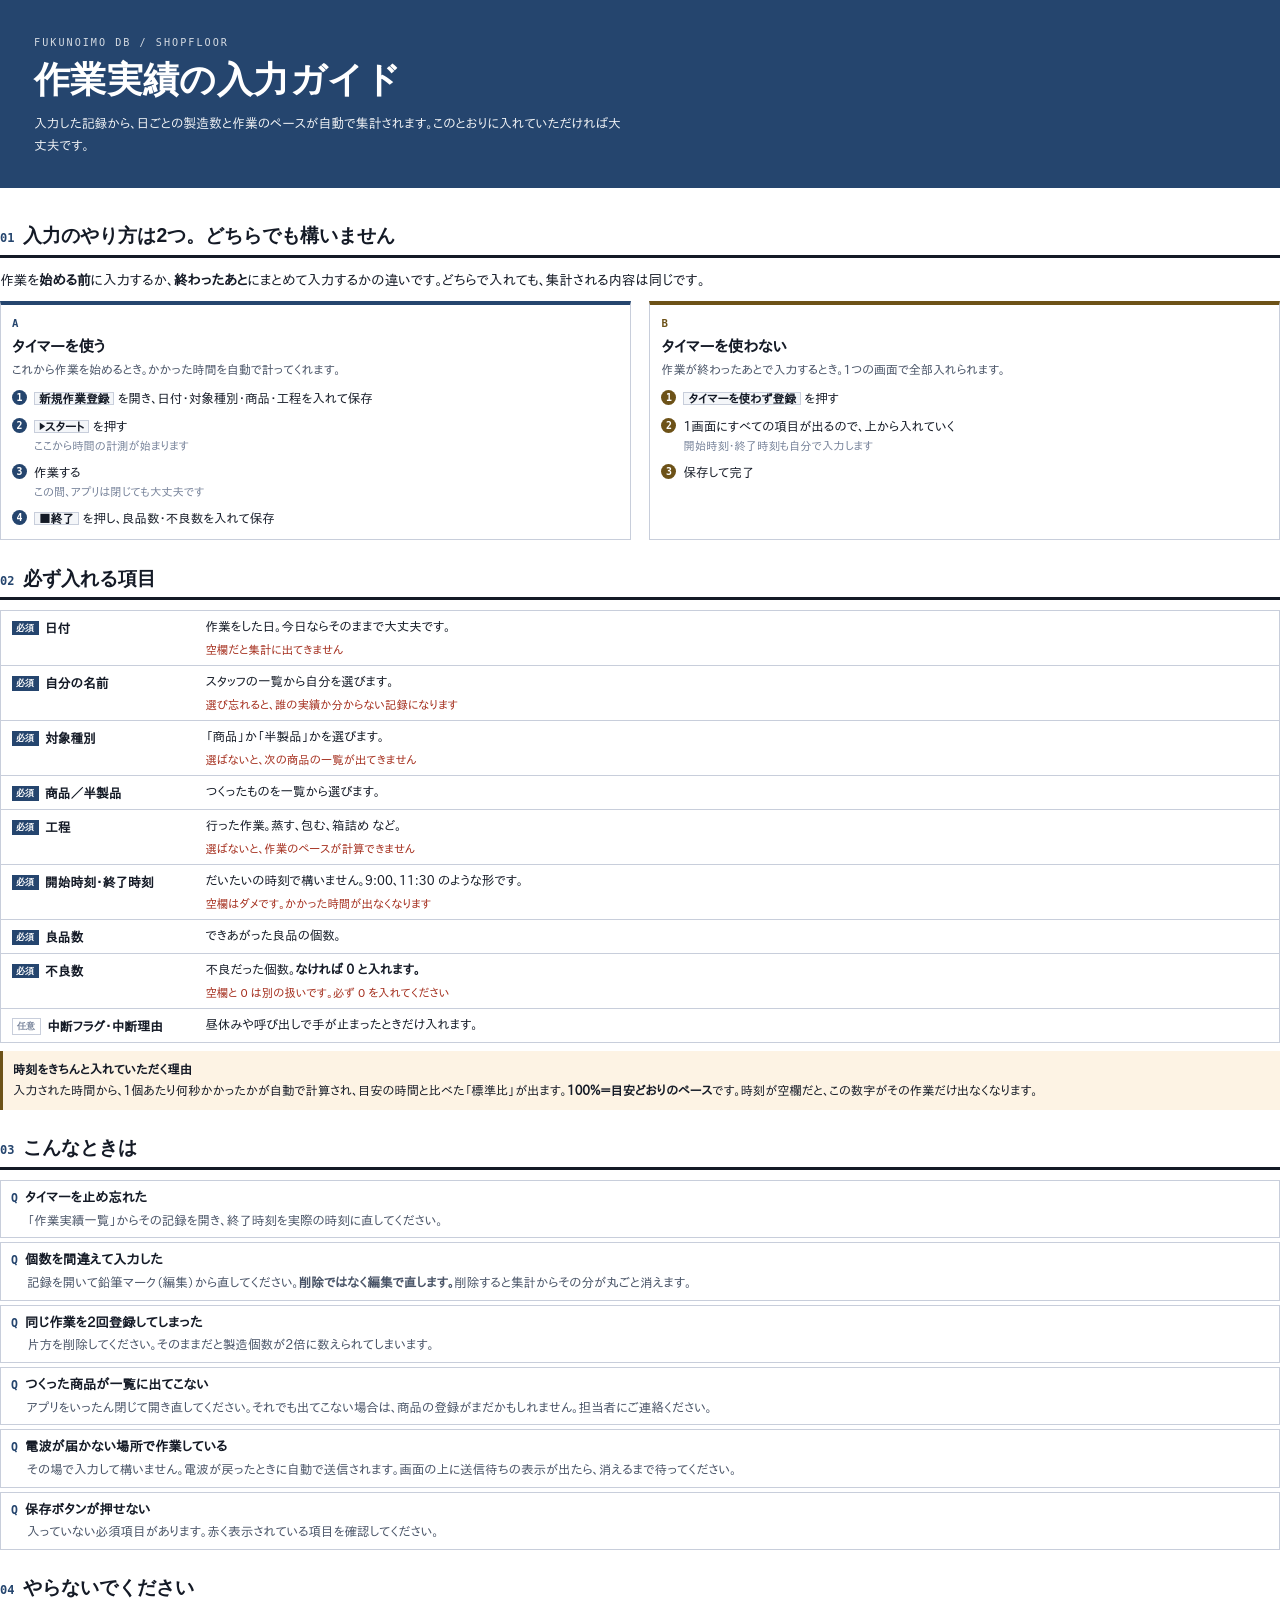
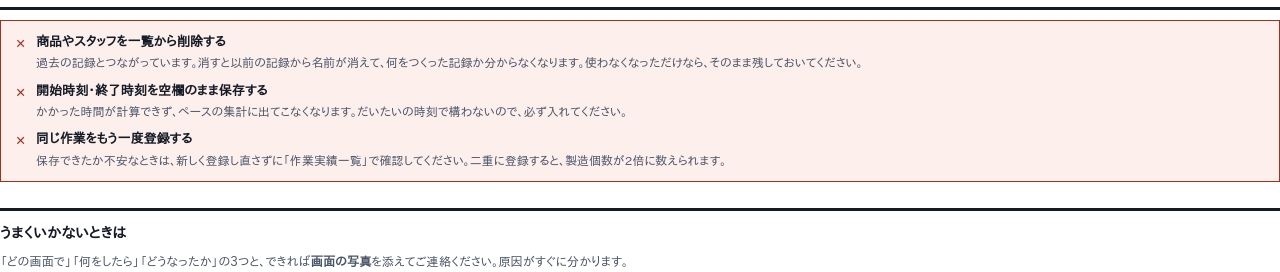
<file: print/staff-print.html>
<!doctype html>
<html lang="ja">
<head>
<meta charset="utf-8">
<title>入力ガイド</title>
<link rel="stylesheet" href="print.css">
</head>
<body>


<header class="masthead">
  
    <p class="eyebrow">FUKUNOIMO DB / SHOPFLOOR</p>
    <h1>作業実績の入力ガイド</h1>
    <p class="lede">入力した記録から、日ごとの製造数と作業のペースが自動で集計されます。このとおりに入れていただければ大丈夫です。</p>
</header>





  <section id="route">
    <div class="sec-head">
      <span class="sec-num">01</span>
      <h2>入力のやり方は2つ。どちらでも構いません</h2>
    </div>
    <p>作業を<b>始める前</b>に入力するか、<b>終わったあと</b>にまとめて入力するかの違いです。どちらで入れても、集計される内容は同じです。</p>

    <div class="routes">
      <div class="route">
        <p class="route-tag">A</p>
        <h3>タイマーを使う</h3>
        <p class="when">これから作業を始めるとき。かかった時間を自動で計ってくれます。</p>
        <ol class="steps">
          <li><span><span class="btn-lab">新規作業登録</span> を開き、日付・対象種別・商品・工程を入れて保存</span></li>
          <li><span><span class="btn-lab">▶スタート</span> を押す<span class="sub">ここから時間の計測が始まります</span></span></li>
          <li><span>作業する<span class="sub">この間、アプリは閉じても大丈夫です</span></span></li>
          <li><span><span class="btn-lab">■終了</span> を押し、良品数・不良数を入れて保存</span></li>
        </ol>
      </div>

      <div class="route alt">
        <p class="route-tag">B</p>
        <h3>タイマーを使わない</h3>
        <p class="when">作業が終わったあとで入力するとき。1つの画面で全部入れられます。</p>
        <ol class="steps">
          <li><span><span class="btn-lab">タイマーを使わず登録</span> を押す</span></li>
          <li><span>1画面にすべての項目が出るので、上から入れていく<span class="sub">開始時刻・終了時刻も自分で入力します</span></span></li>
          <li><span>保存して完了</span></li>
        </ol>
      </div>
    </div>
  </section>

  <section id="fields">
    <div class="sec-head">
      <span class="sec-num">02</span>
      <h2>必ず入れる項目</h2>
    </div>

    <div class="fields">
      <div class="field">
        <div class="f-name"><span class="req">必須</span>日付</div>
        <div class="f-do">作業をした日。今日ならそのままで大丈夫です。</div>
        <div class="f-risk">空欄だと集計に出てきません</div>
      </div>
      <div class="field">
        <div class="f-name"><span class="req">必須</span>自分の名前</div>
        <div class="f-do">スタッフの一覧から自分を選びます。</div>
        <div class="f-risk">選び忘れると、誰の実績か分からない記録になります</div>
      </div>
      <div class="field">
        <div class="f-name"><span class="req">必須</span>対象種別</div>
        <div class="f-do">「商品」か「半製品」かを選びます。</div>
        <div class="f-risk">選ばないと、次の商品の一覧が出てきません</div>
      </div>
      <div class="field">
        <div class="f-name"><span class="req">必須</span>商品／半製品</div>
        <div class="f-do">つくったものを一覧から選びます。</div>
      </div>
      <div class="field">
        <div class="f-name"><span class="req">必須</span>工程</div>
        <div class="f-do">行った作業。蒸す、包む、箱詰め など。</div>
        <div class="f-risk">選ばないと、作業のペースが計算できません</div>
      </div>
      <div class="field">
        <div class="f-name"><span class="req">必須</span>開始時刻・終了時刻</div>
        <div class="f-do">だいたいの時刻で構いません。9:00、11:30 のような形です。</div>
        <div class="f-risk">空欄はダメです。かかった時間が出なくなります</div>
      </div>
      <div class="field">
        <div class="f-name"><span class="req">必須</span>良品数</div>
        <div class="f-do">できあがった良品の個数。</div>
      </div>
      <div class="field">
        <div class="f-name"><span class="req">必須</span>不良数</div>
        <div class="f-do">不良だった個数。<b>なければ 0 と入れます。</b></div>
        <div class="f-risk">空欄と 0 は別の扱いです。必ず 0 を入れてください</div>
      </div>
      <div class="field">
        <div class="f-name"><span class="req opt">任意</span>中断フラグ・中断理由</div>
        <div class="f-do">昼休みや呼び出しで手が止まったときだけ入れます。</div>
      </div>
    </div>

    <div class="note">
      <b>時刻をきちんと入れていただく理由</b><br>
      入力された時間から、1個あたり何秒かかったかが自動で計算され、目安の時間と比べた「標準比」が出ます。<b>100%＝目安どおりのペース</b>です。時刻が空欄だと、この数字がその作業だけ出なくなります。
    </div>
  </section>

  <section id="cases">
    <div class="sec-head">
      <span class="sec-num">03</span>
      <h2>こんなときは</h2>
    </div>

    <ul class="cases">
      <li>
        <p class="case-q">タイマーを止め忘れた</p>
        <p class="case-a">「作業実績一覧」からその記録を開き、終了時刻を実際の時刻に直してください。</p>
      </li>
      <li>
        <p class="case-q">個数を間違えて入力した</p>
        <p class="case-a">記録を開いて鉛筆マーク（編集）から直してください。<b>削除ではなく編集で直します。</b>削除すると集計からその分が丸ごと消えます。</p>
      </li>
      <li>
        <p class="case-q">同じ作業を2回登録してしまった</p>
        <p class="case-a">片方を削除してください。そのままだと製造個数が2倍に数えられてしまいます。</p>
      </li>
      <li>
        <p class="case-q">つくった商品が一覧に出てこない</p>
        <p class="case-a">アプリをいったん閉じて開き直してください。それでも出てこない場合は、商品の登録がまだかもしれません。担当者にご連絡ください。</p>
      </li>
      <li>
        <p class="case-q">電波が届かない場所で作業している</p>
        <p class="case-a">その場で入力して構いません。電波が戻ったときに自動で送信されます。画面の上に送信待ちの表示が出たら、消えるまで待ってください。</p>
      </li>
      <li>
        <p class="case-q">保存ボタンが押せない</p>
        <p class="case-a">入っていない必須項目があります。赤く表示されている項目を確認してください。</p>
      </li>
    </ul>
  </section>

  <section id="dont">
    <div class="sec-head">
      <span class="sec-num">04</span>
      <h2>やらないでください</h2>
    </div>

    <div class="dont">
      <ul>
        <li>
          <div>
            <b>商品やスタッフを一覧から削除する</b>
            <span>過去の記録とつながっています。消すと以前の記録から名前が消えて、何をつくった記録か分からなくなります。使わなくなっただけなら、そのまま残しておいてください。</span>
          </div>
        </li>
        <li>
          <div>
            <b>開始時刻・終了時刻を空欄のまま保存する</b>
            <span>かかった時間が計算できず、ペースの集計に出てこなくなります。だいたいの時刻で構わないので、必ず入れてください。</span>
          </div>
        </li>
        <li>
          <div>
            <b>同じ作業をもう一度登録する</b>
            <span>保存できたか不安なときは、新しく登録し直さずに「作業実績一覧」で確認してください。二重に登録すると、製造個数が2倍に数えられます。</span>
          </div>
        </li>
      </ul>
    </div>
  </section>

  <div class="footer">
    <h2>うまくいかないときは</h2>
    <p>「どの画面で」「何をしたら」「どうなったか」の3つと、できれば<b>画面の写真</b>を添えてご連絡ください。原因がすぐに分かります。</p>
    <p class="callsign">ふくのいもDB 入力ガイド／第1版</p>
  </div>
</body>
</html>
</file>
<file: assets/style.css>
/* ふくのいもDB ガイド 共通スタイル
   レイアウト：現場の掲示物。番号付きの縦一列、スマホ幅を基準に組む。
   アクセント：現場向け＝藍／管理者向け＝金茶（body.admin で入れ替え） */

:root{
  --indigo:#25456e;
  --bronze:#6d5218;
  --on-accent:#ffffff;

  --bg:#eef0f4;
  --surface:#ffffff;
  --surface-2:#f7f8fa;
  --ink:#141a26;
  --ink-2:#4a5568;
  --ink-3:#77839a;
  --line:#c8cedb;
  --line-strong:#141a26;
  --soft:#fdf3e4;
  --alert:#a52f1e;
  --alert-soft:#fcefec;

  --accent:var(--indigo);
  --accent-2:var(--bronze);

  --font-display:"Zen Kaku Gothic New","Hiragino Kaku Gothic ProN","Yu Gothic",sans-serif;
  --font-body:"Noto Sans JP","Hiragino Kaku Gothic ProN","Yu Gothic",sans-serif;
  --font-mono:"Roboto Mono",ui-monospace,SFMono-Regular,Menlo,monospace;
}

body.admin{
  --accent:var(--bronze);
  --accent-2:var(--indigo);
  --soft:#eaeef4;
}

@media (prefers-color-scheme:dark){
  :root:not([data-theme="light"]){
    --indigo:#7fa8d6;
    --bronze:#d9b463;
    --on-accent:#0e1218;
    --bg:#10141c;
    --surface:#1a2029;
    --surface-2:#222933;
    --ink:#e8ecf3;
    --ink-2:#aab4c4;
    --ink-3:#7f8b9d;
    --line:#333d4c;
    --line-strong:#5b6878;
    --soft:#2a2318;
    --alert:#f0857a;
    --alert-soft:#2e1b18;
    color-scheme:dark;
  }
  :root:not([data-theme="light"]) body.admin{ --soft:#1c2430 }
}
:root[data-theme="dark"]{
  --indigo:#7fa8d6;
  --bronze:#d9b463;
  --on-accent:#0e1218;
  --bg:#10141c;
  --surface:#1a2029;
  --surface-2:#222933;
  --ink:#e8ecf3;
  --ink-2:#aab4c4;
  --ink-3:#7f8b9d;
  --line:#333d4c;
  --line-strong:#5b6878;
  --soft:#2a2318;
  --alert:#f0857a;
  --alert-soft:#2e1b18;
  color-scheme:dark;
}
:root[data-theme="dark"] body.admin{ --soft:#1c2430 }

*{box-sizing:border-box}
html,body{margin:0;padding:0}
body{
  background:var(--bg);
  color:var(--ink);
  font-family:var(--font-body);
  font-size:15px;
  line-height:1.85;
  -webkit-text-size-adjust:100%;
}
.wrap{
  max-width:820px;
  margin:0 auto;
  padding-inline:16px;
  padding-block:0 56px;
}
p{margin:0 0 14px}
p:last-child{margin-bottom:0}
b{font-weight:700}

/* ---------- 見出し帯 ---------- */
.masthead{
  background:var(--accent);
  color:var(--on-accent);
  padding:34px 16px 28px;
}
.masthead .inner{max-width:788px;margin:0 auto}
.eyebrow{
  font-family:var(--font-mono);
  font-size:11px;
  letter-spacing:.18em;
  text-transform:uppercase;
  opacity:.78;
  margin:0 0 10px;
}
h1{
  font-family:var(--font-display);
  font-weight:900;
  font-size:clamp(26px,7vw,40px);
  line-height:1.25;
  letter-spacing:.01em;
  margin:0;
  text-wrap:balance;
}
.lede{
  margin:14px 0 0;
  font-size:14px;
  line-height:1.8;
  opacity:.92;
  max-width:52ch;
}
.masthead a{color:inherit}

/* ---------- 目次 ---------- */
nav.toc{
  position:sticky;
  top:env(safe-area-inset-top,0px);
  z-index:20;
  background:var(--surface);
  border-bottom:1px solid var(--line);
  overflow-x:auto;
  -webkit-overflow-scrolling:touch;
}
nav.toc ul{
  display:flex;
  gap:4px;
  list-style:none;
  margin:0 auto;
  padding:8px 16px;
  max-width:820px;
  width:max-content;
}
nav.toc a{
  display:block;
  white-space:nowrap;
  font-size:12.5px;
  font-weight:700;
  color:var(--ink-2);
  text-decoration:none;
  padding:6px 11px;
  border-radius:3px;
}
nav.toc a:hover{background:var(--surface-2);color:var(--ink)}
nav.toc a:focus-visible{outline:2px solid var(--accent);outline-offset:1px}

/* ---------- セクション ---------- */
section{margin-top:42px;scroll-margin-top:64px}
.sec-head{
  display:flex;
  align-items:baseline;
  gap:11px;
  border-bottom:3px solid var(--line-strong);
  padding-bottom:9px;
  margin-bottom:20px;
}
.sec-num{
  font-family:var(--font-mono);
  font-weight:700;
  font-size:13px;
  color:var(--accent);
  flex:none;
}
.sec-head h2{
  font-family:var(--font-display);
  font-weight:700;
  font-size:clamp(18px,4.6vw,23px);
  line-height:1.4;
  margin:0;
  text-wrap:balance;
}
h3.sub-head{
  font-family:var(--font-display);
  font-weight:700;
  font-size:16px;
  line-height:1.5;
  margin:26px 0 10px;
}

/* ---------- 並列カード ---------- */
.routes{display:grid;gap:14px;margin-bottom:8px}
@media(min-width:620px){.routes{grid-template-columns:1fr 1fr}}
.route{
  background:var(--surface);
  border:1px solid var(--line);
  border-top:5px solid var(--accent);
  border-radius:3px;
  padding:18px 16px 16px;
  min-width:0;
  display:flex;
  flex-direction:column;
}
.route.alt{border-top-color:var(--accent-2)}
.route-tag{
  font-family:var(--font-mono);
  font-size:11px;
  font-weight:700;
  letter-spacing:.14em;
  color:var(--accent);
  margin:0 0 4px;
}
.route.alt .route-tag{color:var(--accent-2)}
.route h3{
  font-family:var(--font-display);
  font-weight:700;
  font-size:17px;
  line-height:1.45;
  margin:0 0 4px;
}
.route .when{font-size:13px;color:var(--ink-2);margin:0 0 14px}

/* ---------- 手順リスト ---------- */
.steps{
  list-style:none;
  margin:0;
  padding:0;
  display:flex;
  flex-direction:column;
  gap:11px;
  counter-reset:s;
}
.steps li{
  display:grid;
  grid-template-columns:22px 1fr;
  gap:10px;
  align-items:start;
  font-size:14px;
  line-height:1.7;
  min-width:0;
}
.steps li::before{
  counter-increment:s;
  content:counter(s);
  font-family:var(--font-mono);
  font-size:11px;
  font-weight:700;
  line-height:20px;
  text-align:center;
  background:var(--accent);
  color:var(--on-accent);
  border-radius:50%;
  height:20px;
  margin-top:3px;
}
.route.alt .steps li::before{background:var(--accent-2)}
.steps .sub{
  display:block;
  font-size:12.5px;
  color:var(--ink-3);
  line-height:1.65;
}
.steps.big li{font-size:15px;gap:13px;grid-template-columns:26px 1fr}
.steps.big li::before{height:24px;line-height:24px;font-size:12px}
.steps.big strong{
  font-family:var(--font-display);
  font-weight:700;
  display:block;
  line-height:1.6;
}

.btn-lab{
  font-family:var(--font-mono);
  font-size:12px;
  font-weight:700;
  background:var(--surface-2);
  border:1px solid var(--line);
  border-radius:3px;
  padding:1px 6px;
  white-space:nowrap;
}
.tbl-lab{
  font-family:var(--font-mono);
  font-size:12.5px;
  font-weight:700;
  color:var(--accent-2);
  white-space:nowrap;
}

/* ---------- 項目リスト ---------- */
.fields{
  display:flex;
  flex-direction:column;
  border:1px solid var(--line);
  border-radius:3px;
  overflow:hidden;
  background:var(--surface);
}
.field{
  display:grid;
  grid-template-columns:1fr;
  gap:2px;
  padding:13px 15px;
  border-bottom:1px solid var(--line);
  min-width:0;
}
.field:last-child{border-bottom:0}
@media(min-width:620px){
  .field{grid-template-columns:170px 1fr;gap:4px 18px;align-items:baseline}
}
.f-name{
  font-family:var(--font-display);
  font-weight:700;
  font-size:14.5px;
  line-height:1.6;
  display:flex;
  align-items:center;
  gap:7px;
  min-width:0;
}
.req{
  flex:none;
  font-family:var(--font-mono);
  font-size:9.5px;
  font-weight:700;
  letter-spacing:.06em;
  background:var(--accent);
  color:var(--on-accent);
  border-radius:2px;
  padding:2px 5px;
  line-height:1.3;
}
.req.opt{background:transparent;color:var(--ink-3);border:1px solid var(--line)}
.f-do{font-size:14px;line-height:1.7;min-width:0}
.f-risk{
  grid-column:1/-1;
  font-size:12.5px;
  line-height:1.65;
  color:var(--alert);
  margin-top:3px;
}
@media(min-width:620px){.f-risk{grid-column:2}}

/* ---------- 注記 ---------- */
.note{
  background:var(--soft);
  border-left:4px solid var(--accent-2);
  border-radius:0 3px 3px 0;
  padding:14px 16px;
  margin:20px 0 0;
  font-size:13.5px;
  line-height:1.8;
}
.note b{font-family:var(--font-display);font-weight:700}
.note.warn{border-left-color:var(--alert);background:var(--alert-soft)}

/* ---------- Q&A ---------- */
.cases{list-style:none;margin:0;padding:0;display:flex;flex-direction:column;gap:12px}
.cases li{
  background:var(--surface);
  border:1px solid var(--line);
  border-radius:3px;
  padding:14px 16px;
  min-width:0;
}
.case-q{
  font-family:var(--font-display);
  font-weight:700;
  font-size:15px;
  line-height:1.6;
  margin:0 0 5px;
  display:flex;
  gap:9px;
  align-items:baseline;
}
.case-q::before{
  content:"Q";
  font-family:var(--font-mono);
  font-size:12px;
  color:var(--accent);
  flex:none;
}
.case-a{
  margin:0;
  font-size:14px;
  line-height:1.8;
  color:var(--ink-2);
  padding-left:21px;
}

/* ---------- 禁止事項 ---------- */
.dont{
  background:var(--alert-soft);
  border:2px solid var(--alert);
  border-radius:3px;
  padding:18px 16px;
}
.dont ul{list-style:none;margin:0;padding:0;display:flex;flex-direction:column;gap:13px}
.dont li{
  display:grid;
  grid-template-columns:20px 1fr;
  gap:11px;
  align-items:start;
  min-width:0;
}
.dont li::before{
  content:"×";
  font-family:var(--font-display);
  font-weight:900;
  font-size:17px;
  line-height:1.5;
  color:var(--alert);
  text-align:center;
}
.dont b{
  font-family:var(--font-display);
  font-weight:700;
  font-size:14.5px;
  display:block;
  line-height:1.6;
}
.dont span{display:block;font-size:13px;line-height:1.7;color:var(--ink-2)}

/* ---------- 表 ---------- */
.table-scroll{overflow-x:auto;border:1px solid var(--line);border-radius:3px;background:var(--surface)}
table{border-collapse:collapse;width:100%;min-width:480px;font-size:13.5px}
th,td{padding:10px 14px;text-align:left;border-bottom:1px solid var(--line);vertical-align:top;line-height:1.7}
th{
  font-family:var(--font-display);
  font-weight:700;
  background:var(--surface-2);
  white-space:nowrap;
}
tbody tr:last-child td{border-bottom:0}

/* ---------- チェックリスト ---------- */
.checks{list-style:none;margin:0;padding:0;display:flex;flex-direction:column;gap:10px}
.checks li{
  display:grid;
  grid-template-columns:18px 1fr;
  gap:11px;
  align-items:start;
  font-size:14px;
  line-height:1.75;
  min-width:0;
}
.checks li::before{
  content:"";
  width:14px;height:14px;
  margin-top:6px;
  border:1.5px solid var(--accent);
  border-radius:2px;
}

/* ---------- 末尾 ---------- */
.footer{
  margin-top:44px;
  border-top:3px solid var(--line-strong);
  padding-top:18px;
  display:flex;
  flex-direction:column;
  gap:10px;
}
.footer h2{font-family:var(--font-display);font-weight:700;font-size:16px;margin:0}
.footer p{font-size:13.5px;color:var(--ink-2);margin:0;max-width:56ch}
.callsign{
  font-family:var(--font-mono);
  font-size:12px;
  color:var(--ink-3);
  letter-spacing:.04em;
  margin-top:6px;
}
.backlink{
  display:inline-block;
  font-size:13px;
  font-weight:700;
  color:var(--accent);
  text-decoration:none;
  margin-top:4px;
}
.backlink:hover{text-decoration:underline}

@media (prefers-reduced-motion:reduce){
  *{animation:none!important;transition:none!important;scroll-behavior:auto!important}
}
</file>
<file: print/print.css>
/* ふくのいもDB ガイド 印刷用スタイル
   A4縦・ライトテーマ固定・ローカル和文フォント（Web版とは別系統）
   アクセント：現場向け＝藍／管理者向け＝金茶（body.admin） */

@page{ size:A4 portrait; margin:13mm 12mm 16mm 12mm; }

:root{
  --indigo:#25456e;
  --bronze:#6d5218;
  --on-accent:#ffffff;

  --bg:#ffffff;
  --surface:#ffffff;
  --surface-2:#f4f6f9;
  --ink:#141a26;
  --ink-2:#4a5568;
  --ink-3:#77839a;
  --line:#c8cedb;
  --line-strong:#141a26;
  --soft:#fdf3e4;
  --alert:#a52f1e;
  --alert-soft:#fcefec;

  --accent:var(--indigo);
  --accent-2:var(--bronze);

  --font-black:"Noto Sans CJK JP Black","Noto Sans CJK JP",sans-serif;
  --font-body:"Noto Sans CJK JP","IPAPGothic",sans-serif;
  --font-mono:"DejaVu Sans Mono","Noto Sans Mono CJK JP",monospace;
}
body.admin{
  --accent:var(--bronze);
  --accent-2:var(--indigo);
  --soft:#eaeef4;
}

*{box-sizing:border-box}
html,body{margin:0;padding:0}
body{
  background:var(--bg);
  color:var(--ink);
  font-family:var(--font-body);
  font-size:10.2pt;
  line-height:1.8;
  -webkit-print-color-adjust:exact;
  print-color-adjust:exact;
}
a{color:var(--accent-2)}
p{margin:0 0 9px}
p:last-child{margin-bottom:0}
b{font-weight:700}

/* ---------- 見出し帯 ---------- */
.masthead{
  background:var(--accent);
  color:var(--on-accent);
  padding:9mm 9mm 8mm;
  margin:0 0 9mm;
  break-inside:avoid;
}
.eyebrow{
  font-family:var(--font-mono);
  font-size:7.6pt;
  letter-spacing:.2em;
  opacity:.8;
  margin:0 0 5px;
}
h1{
  font-family:var(--font-black);
  font-size:27pt;
  line-height:1.3;
  margin:0;
  letter-spacing:.01em;
}
.lede{
  margin:9px 0 0;
  font-size:9.6pt;
  line-height:1.75;
  opacity:.93;
  max-width:46em;
}

/* ---------- セクション ---------- */
section{margin-top:6.5mm}
section:first-of-type{margin-top:0}
.sec-head{
  display:flex;
  align-items:baseline;
  gap:9px;
  border-bottom:2.4pt solid var(--line-strong);
  padding-bottom:5px;
  margin-bottom:10px;
  break-after:avoid;
  break-inside:avoid;
}
.sec-num{
  font-family:var(--font-mono);
  font-weight:700;
  font-size:9pt;
  color:var(--accent);
  flex:none;
}
.sec-head h2{
  font-family:var(--font-black);
  font-size:14.5pt;
  line-height:1.4;
  margin:0;
}
h3.sub-head{
  font-weight:700;
  font-size:11pt;
  line-height:1.5;
  margin:9px 0 5px;
  break-after:avoid;
}

/* ---------- 並列カード ---------- */
.routes{
  display:grid;
  grid-template-columns:1fr 1fr;
  gap:5mm;
  margin-top:8px;
}
.route{
  background:var(--surface);
  border:.8pt solid var(--line);
  border-top:3.4pt solid var(--accent);
  padding:9px 11px 10px;
  break-inside:avoid;
}
.route.alt{border-top-color:var(--accent-2)}
.route-tag{
  font-family:var(--font-mono);
  font-weight:700;
  font-size:8pt;
  letter-spacing:.14em;
  color:var(--accent);
  margin:0 0 2px;
}
.route.alt .route-tag{color:var(--accent-2)}
.route h3{font-weight:700;font-size:11.6pt;line-height:1.45;margin:0 0 2px}
.route .when{font-size:9pt;line-height:1.65;color:var(--ink-2);margin:0 0 8px}

/* ---------- 手順リスト ---------- */
.steps{list-style:none;margin:0;padding:0;counter-reset:s}
.steps li{
  display:grid;
  grid-template-columns:15px 1fr;
  gap:7px;
  align-items:start;
  font-size:9.4pt;
  line-height:1.68;
  margin-bottom:7px;
  break-inside:avoid;
}
.steps li:last-child{margin-bottom:0}
.steps li::before{
  counter-increment:s;
  content:counter(s);
  font-family:var(--font-mono);
  font-weight:700;
  font-size:7.4pt;
  line-height:15px;
  text-align:center;
  background:var(--accent);
  color:var(--on-accent);
  border-radius:50%;
  height:15px;
  margin-top:2px;
}
.route.alt .steps li::before{background:var(--accent-2)}
.steps .sub{display:block;font-size:8.5pt;line-height:1.6;color:var(--ink-3)}
.steps.big li{font-size:9.8pt;gap:9px;grid-template-columns:18px 1fr;margin-bottom:9px}
.steps.big li::before{height:18px;line-height:18px;font-size:8.2pt}
.steps.big strong{font-weight:700;display:block;line-height:1.55}

.btn-lab{
  font-family:var(--font-body);
  font-weight:700;
  font-size:8.8pt;
  background:var(--surface-2);
  border:.7pt solid var(--line);
  padding:0 4px;
  white-space:nowrap;
}
.tbl-lab{
  font-family:var(--font-mono);
  font-weight:700;
  font-size:8pt;
  color:var(--accent-2);
  white-space:nowrap;
}

/* ---------- 項目リスト ---------- */
.fields{border:.8pt solid var(--line)}
.field{
  display:grid;
  grid-template-columns:48mm 1fr;
  gap:2px 12px;
  align-items:baseline;
  padding:6px 11px;
  border-bottom:.7pt solid var(--line);
  break-inside:avoid;
}
.field:last-child{border-bottom:0}
.f-name{
  font-weight:700;
  font-size:9.6pt;
  line-height:1.5;
  display:flex;
  align-items:center;
  gap:6px;
}
.req{
  flex:none;
  font-family:var(--font-mono);
  font-weight:700;
  font-size:6.6pt;
  letter-spacing:.05em;
  background:var(--accent);
  color:var(--on-accent);
  padding:1px 4px;
  line-height:1.4;
}
.req.opt{background:transparent;color:var(--ink-3);border:.7pt solid var(--line)}
.f-do{font-size:9.4pt;line-height:1.65}
.f-risk{
  grid-column:2;
  font-size:8.6pt;
  line-height:1.6;
  color:var(--alert);
  margin-top:1px;
}

/* ---------- 注記 ---------- */
.note{
  background:var(--soft);
  border-left:2.6pt solid var(--accent-2);
  padding:8px 10px;
  margin-top:8px;
  font-size:9.2pt;
  line-height:1.75;
  break-inside:avoid;
}
.note.warn{border-left-color:var(--alert);background:var(--alert-soft)}

/* ---------- Q&A ---------- */
.cases{list-style:none;margin:0;padding:0}
.cases li{
  border:.8pt solid var(--line);
  padding:6px 10px;
  margin-bottom:4px;
  break-inside:avoid;
}
.cases li:last-child{margin-bottom:0}
.case-q{
  font-weight:700;
  font-size:10pt;
  line-height:1.55;
  margin:0 0 2px;
  display:flex;
  gap:7px;
  align-items:baseline;
}
.case-q::before{
  content:"Q";
  font-family:var(--font-mono);
  font-weight:700;
  font-size:8.6pt;
  color:var(--accent);
  flex:none;
}
.case-a{margin:0;font-size:9.4pt;line-height:1.72;color:var(--ink-2);padding-left:16px}

/* ---------- 禁止事項 ---------- */
.dont{
  background:var(--alert-soft);
  border:1.4pt solid var(--alert);
  padding:11px 12px;
  break-inside:avoid;
}
.dont ul{list-style:none;margin:0;padding:0}
.dont li{
  display:grid;
  grid-template-columns:15px 1fr;
  gap:8px;
  align-items:start;
  margin-bottom:8px;
}
.dont li:last-child{margin-bottom:0}
.dont li::before{
  content:"×";
  font-family:var(--font-black);
  font-size:12.5pt;
  line-height:1.4;
  color:var(--alert);
  text-align:center;
}
.dont b{font-weight:700;font-size:9.8pt;display:block;line-height:1.55}
.dont span{display:block;font-size:9pt;line-height:1.7;color:var(--ink-2)}

/* ---------- 表 ---------- */
table{
  border-collapse:collapse;
  width:100%;
  font-size:9.2pt;
  border:.8pt solid var(--line);
  break-inside:auto;
}
thead{display:table-header-group}
tr{break-inside:avoid}
th,td{
  padding:5px 9px;
  text-align:left;
  border-bottom:.7pt solid var(--line);
  vertical-align:top;
  line-height:1.65;
}
th{font-weight:700;background:var(--surface-2);white-space:nowrap}
tbody tr:last-child td{border-bottom:0}

/* ---------- チェックリスト ---------- */
.checks{list-style:none;margin:0;padding:0}
.checks li{
  display:grid;
  grid-template-columns:13px 1fr;
  gap:8px;
  align-items:start;
  font-size:9.4pt;
  line-height:1.7;
  margin-bottom:5px;
  break-inside:avoid;
}
.checks li:last-child{margin-bottom:0}
.checks li::before{
  content:"";
  width:10px;height:10px;
  margin-top:4px;
  border:1pt solid var(--accent);
}

/* ---------- 末尾 ---------- */
.footer{
  margin-top:7mm;
  border-top:2.4pt solid var(--line-strong);
  padding-top:9px;
  break-inside:avoid;
}
.footer h2{font-weight:700;font-size:11pt;margin:0 0 4px}
.footer p{font-size:9.2pt;line-height:1.7;color:var(--ink-2);margin:0}
.callsign{display:none}
</file>
